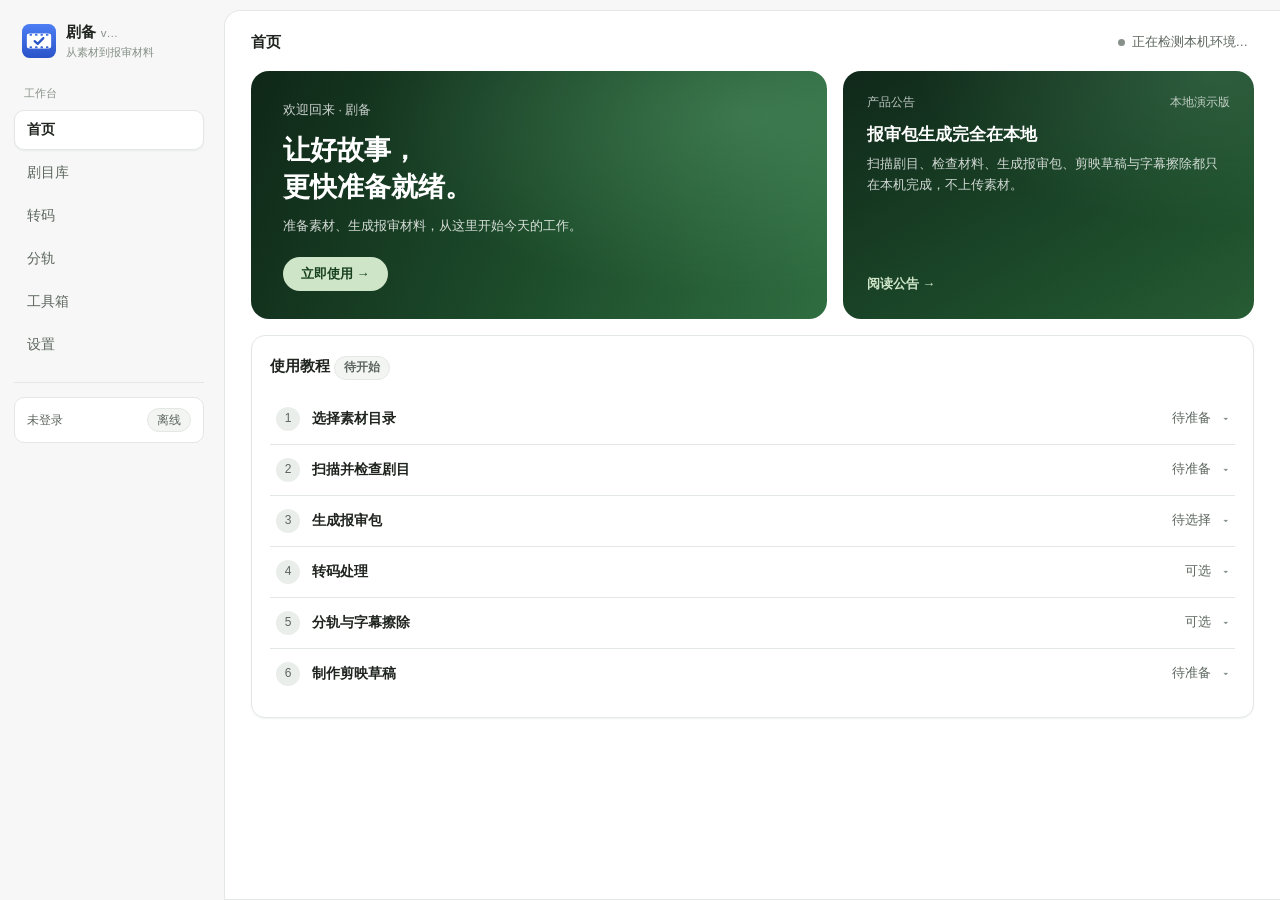
<file: src/index.html>
<!doctype html>
<html lang="zh-CN">
  <head>
    <meta charset="UTF-8" />
    <meta name="viewport" content="width=device-width, initial-scale=1.0" />
    <meta
      http-equiv="Content-Security-Policy"
      content="default-src 'self'; style-src 'self' 'unsafe-inline'; img-src 'self' data:; font-src 'self' data:"
    />
    <title>剧备 DramaDossier</title>
    <link rel="stylesheet" href="./styles.css" />
    <link rel="stylesheet" href="./license.css" />
  </head>
  <body>
    <!-- ============ 登录 / 注册视图（首启与未登录时显示） ============ -->
    <div id="auth-view" class="auth-view hidden">
      <div class="auth-card">
        <div class="auth-brand">
          <img src="./icon.svg" alt="" width="44" height="44" />
          <h1>剧备 <span>DramaDossier</span></h1>
          <p>从素材目录到结构化报审材料包</p>
        </div>

        <!-- 登录卡 -->
        <form id="auth-login-form" class="auth-form">
          <h2>登录</h2>
          <label>邮箱<input id="login-email" type="email" placeholder="you@example.com" autocomplete="email" /></label>
          <label>密码<input id="login-password" type="password" placeholder="••••••••" autocomplete="current-password" /></label>
          <div class="auth-row">
            <button type="button" id="forgot-password" class="link">忘记密码？</button>
          </div>
          <button type="submit" id="login-submit" class="primary wide">登录</button>
          <p class="auth-switch">还没有账号？<button type="button" class="link" id="goto-register">创建账号</button></p>
        </form>

        <!-- 注册卡 -->
        <form id="auth-register-form" class="auth-form hidden">
          <h2>创建账号</h2>
          <label>邮箱<input id="register-email" type="email" placeholder="you@example.com" autocomplete="email" /></label>
          <label>验证码
            <div class="code-row">
              <input id="register-code" type="text" inputmode="numeric" maxlength="6" placeholder="6 位验证码" />
              <button type="button" id="send-code" class="ghost">获取验证码</button>
            </div>
          </label>
          <label>密码<input id="register-password" type="password" placeholder="至少 8 位，含字母和数字" autocomplete="new-password" /></label>
          <p class="hint">密码需至少 8 位，且同时包含字母和数字。</p>
          <button type="submit" id="register-submit" class="success wide">创建账号</button>
          <p class="auth-switch">已有账号？<button type="button" class="link" id="goto-login">直接登录</button></p>
        </form>

        <p class="auth-note">报审包只生成在本地目录，账号仅用于 AI 积分与账单。</p>
      </div>
    </div>

    <!-- ============ 主应用：左侧边栏 + 右侧内容（对照 Grove 布局） ============ -->
    <div class="app hidden">
      <!-- 侧边栏：品牌 + 导航 + 底部账号 -->
      <aside class="sidebar">
        <div class="brand">
          <img src="./icon.svg" alt="" width="34" height="34" />
          <div class="brand-text">
            <h1>剧备 <span>v<span id="side-version">…</span></span></h1>
            <p>从素材到报审材料</p>
          </div>
        </div>

        <nav class="sidenav" id="sidenav">
          <div class="nav-group">工作台</div>
          <button class="nav-item active" data-module="home">首页</button>
          <button class="nav-item" data-module="library">剧目库</button>
          <button class="nav-item" data-module="transcode">转码</button>
          <button class="nav-item" data-module="track">分轨</button>
          <button class="nav-item" data-module="toolbox">工具箱</button>
          <button class="nav-item" data-module="settings">设置</button>
          <div class="sidenav-foot">
            <div class="account-chip">
              <span id="chip-email" class="account-email">未登录</span>
              <span id="chip-badge" class="badge">离线</span>
            </div>
          </div>
        </nav>
      </aside>

      <!-- 内容区：页头（页面标题 + 环境状态） + 横幅/进度 + 模块 -->
      <div class="content">
        <header class="content-topbar">
          <h1 id="page-title">首页</h1>
          <div class="header-status">
            <button
              id="env-chip"
              class="env-chip"
              type="button"
              title="查看本机环境检测结果"
              aria-describedby="env-chip-detail"
            >
              正在检测本机环境…
            </button>
            <span id="env-chip-detail" class="sr-only"></span>
            <span id="current-drama" class="drama-chip hidden"></span>
          </div>
        </header>

        <!-- 运行环境横幅：未就绪时显示（含一键配置入口），就绪后隐藏 -->
        <div id="env-banner" class="env-banner hidden"></div>

        <!-- 全局长任务状态卡：任何页面触发的长任务都显示在这里（标题 + 进度条 + 已用时 + 百分比） -->
        <div id="progress" class="task-card hidden" role="status" aria-live="polite">
          <span class="task-spin" aria-hidden="true"></span>
          <div class="task-main">
            <div class="task-top">
              <strong id="progress-label">正在处理…</strong>
              <span id="progress-meta" class="task-meta"></span>
            </div>
            <div class="task-bar-row">
              <div class="task-track"><span id="progress-fill"></span></div>
              <span id="progress-percent" class="task-percent">—</span>
            </div>
          </div>
        </div>

        <main class="modules">
          <!-- ============ 模块：首页（欢迎横幅 + 公告 + 使用教程） ============ -->
          <section id="module-home" class="module module-home">
            <div class="home-hero-grid">
              <div class="home-hero">
                <p class="hero-hello">欢迎回来 · 剧备</p>
                <h2>让好故事，<br />更快准备就绪。</h2>
                <p class="hero-sub">准备素材、生成报审材料，从这里开始今天的工作。</p>
                <button type="button" class="hero-cta" data-goto="library">立即使用 →</button>
              </div>
              <div class="home-notice">
                <div class="notice-head">
                  <span>产品公告</span>
                  <span class="notice-date">本地演示版</span>
                </div>
                <h3>报审包生成完全在本地</h3>
                <p>扫描剧目、检查材料、生成报审包、剪映草稿与字幕擦除都只在本机完成，不上传素材。</p>
                <button type="button" class="notice-link" data-goto-sub="about">阅读公告 →</button>
              </div>
            </div>

            <!-- 使用教程：六步手风琴，状态由 renderTutorial() 按本机进度刷新 -->
            <section class="panel home-tutorial">
              <section class="panel-header">
                <h3>使用教程 <span id="tutorial-count" class="badge">待开始</span></h3>
              </section>
              <div id="tutorial-list" class="tut-list"></div>
            </section>
          </section>

          <!-- ============ 模块：剧目库 ============ -->
          <section id="module-library" class="module module-library hidden">
            <section class="panel library-panel">
              <section class="panel-header">
                <h2>剧目</h2>
                <span id="drama-count" class="badge">0</span>
              </section>
              <div class="path-row">
                <input id="library-root" type="text" placeholder="选择或输入剧集素材根目录" />
                <button id="browse-root" class="ghost">选择</button>
                <button id="scan" data-long-task class="primary">扫描剧目</button>
              </div>
              <div id="drama-list" class="drama-list">
                <div class="empty">先选择素材根目录，再点击「扫描剧目」。</div>
              </div>
            </section>

            <section class="detail">
              <div id="detail-placeholder" class="empty large">
                <h2>准备就绪</h2>
                <ol id="empty-guide" class="guide"></ol>
              </div>

              <div id="detail-view" class="hidden">
                <section class="detail-head">
                  <div>
                    <h2 id="drama-name"></h2>
                    <p id="drama-path"></p>
                  </div>
                  <button id="analyze" data-long-task class="primary">探测并检查</button>
                </section>

                <div class="grid">
                  <section class="panel">
                    <section class="panel-header">
                      <h3>检查结果</h3>
                      <span id="ready-badge" class="badge">待检查</span>
                    </section>
                    <div id="checklist" class="checklist">
                      <div class="empty">尚未探测分集规格。</div>
                    </div>
                  </section>

                  <section class="panel">
                    <section class="panel-header">
                      <h3>分集</h3>
                      <span id="episode-count" class="badge">0</span>
                    </section>
                    <div class="table-wrap">
                      <table>
                        <thead>
                          <tr>
                            <th>集号</th>
                            <th>文件</th>
                            <th>时长</th>
                            <th>规格</th>
                            <th>状态</th>
                          </tr>
                        </thead>
                        <tbody id="episode-body">
                          <tr>
                            <td colspan="5" class="empty">尚未探测。</td>
                          </tr>
                        </tbody>
                      </table>
                    </div>
                  </section>
                </div>
              </div>
            </section>
          </section>

          <!-- ============ 模块：转码（报审包 + 转码处理 + 挂载发布） ============ -->
          <section id="module-transcode" class="module hidden">
            <div id="transcode-context" class="drama-context empty">尚未选择剧目——请先到「剧目库」扫描并点选一部剧。</div>

            <!-- 运行环境未就绪时整页阻断（Grove 同款横幅样式） -->
            <div id="transcode-gate" class="gate hidden">
              <span class="gate-icon" aria-hidden="true">⬇</span>
              <div class="gate-text">
                <strong>准备运行环境</strong>
                <p>转码需要本地运行环境（ffmpeg / ffprobe），当前未就绪。</p>
              </div>
              <button id="gate-install" class="primary">下载并安装</button>
            </div>

            <div id="transcode-body">
              <!-- 卡 0：剧名 / 简介 / 海报（深度处理时一并生成，这里只留来源开关与剧名微调；
                   独立的「AI 生成」按钮与简介输入框、海报预览已移除——这些不再是单独功能） -->
              <section class="panel">
                <section class="panel-header">
                  <h3>剧名 / 简介 / 海报</h3>
                  <span class="badge">AI 辅助</span>
                </section>
                <p class="hint">
                  三项在「深度处理」时自动生成并一起写入输出目录（剧名 / 简介.txt / 剧目海报 / 过程图 / AI 制作证明）；
                  简介以素材目录里文件名含「简介 / intro / synopsis」的 txt、md 为准；海报在输出目录已有时沿用，
                  文案变了会在结果区提示、由你确认后再按新文案重做（生图会产生费用）。
                  已保存的剧名与简介可用「清除已保存」清掉，下次深度处理按来源顺序重新取值。API 在
                  <button type="button" class="link" data-goto-sub="rules">设置 → 生成设置</button>
                  配置。
                </p>
                <div class="ai-config-rows">
                  <div class="ai-config-row">
                    <span class="ai-config-label">剧名</span>
                    <div class="drama-title-field">
                      <input id="drama-title" type="text" placeholder="AI 生成后自动回填；关闭 AI 时可手动填写" />
                      <button
                        id="drama-materials-clear"
                        type="button"
                        class="ghost"
                        data-long-task
                        title="清除这部剧已保存的剧名与简介；下次深度处理按来源顺序重新取值（AI 开着且已配置时重新生成）"
                      >
                        清除已保存
                      </button>
                    </div>
                    <label class="ai-mode" title="开启 = 没有已保存的剧名时由 AI 生成；关闭 = 使用手动填写（离开输入框即保存）">
                      <input id="ai-title-mode" type="checkbox" data-long-task checked />
                      <span class="ai-mode-track"></span>
                      <span class="ai-mode-text">AI</span>
                    </label>
                  </div>
                  <div class="ai-config-row">
                    <span class="ai-config-label">简介</span>
                    <span class="ai-config-desc">随成片写入输出目录「简介.txt」；素材目录有简介文件（文件名含「简介 / intro / synopsis」的 txt、md）时一律用它，没有时沿用本剧已保存的，再没有才由 AI 生成</span>
                    <label class="ai-mode" title="开启 = 缺简介时 AI 生成；关闭 = 不调用 AI，只用素材目录或已保存的简介">
                      <input id="ai-synopsis-mode" type="checkbox" data-long-task checked />
                      <span class="ai-mode-track"></span>
                      <span class="ai-mode-text">AI</span>
                    </label>
                  </div>
                  <div class="ai-config-row">
                    <span class="ai-config-label">海报</span>
                    <span class="ai-config-desc">随成片写入输出目录；输出目录已有海报就沿用，没有时 AI 开着且已配置生图接口就生成竖版海报，否则复用素材目录的封面</span>
                    <label class="ai-mode" title="开启 = 没有海报时 AI 生图（未配置时复用素材封面）；关闭 = 不调用生图，沿用输出目录已有海报或素材目录的封面">
                      <input id="ai-poster-mode" type="checkbox" data-long-task checked />
                      <span class="ai-mode-track"></span>
                      <span class="ai-mode-text">AI</span>
                    </label>
                  </div>
                </div>
              </section>

              <!-- 卡 1：生成报审包 -->
              <section class="panel">
                <section class="panel-header">
                  <h3>生成报审包</h3>
                  <span class="badge">本地生成</span>
                </section>
                <p class="hint">
                  「本次运行覆盖」只在这一次生效；留空时写到「剧目目录/报审包」。
                </p>
                <div class="form-grid">
                  <label>出品 / 公司<input id="company-name" type="text" placeholder="使用者填写的真实信息" /></label>
                  <label>投资总额（万元）<input id="total-investment" type="number" min="0" step="0.01" /></label>
                  <label>演员成本占比（%）<input id="actor-ratio" type="number" min="0" max="100" step="0.01" /></label>
                  <label>联系方式<input id="contact" type="text" placeholder="仅写入本地报审包" /></label>
                  <label>输出目录（本次覆盖）<input id="output-dir" type="text" placeholder="留空时生成到剧目目录/报审包" /></label>
                </div>
                <div class="option-row">
                  <label><input id="copy-episodes" type="checkbox" /> 复制分集视频进报审包</label>
                  <label><input id="ai-generated" type="checkbox" /> 剧名/简介/封面使用了 AI 辅助生成</label>
                  <label><input id="ai-label-confirmed" type="checkbox" /> 我已确认成片画面按平台要求标注了 AI 生成声明（勾选后才写入权属声明）</label>
                  <label><input id="with-proof" type="checkbox" checked /> 带上 AI 制作证明与过程图</label>
                  <label>覆盖旧包时默认用
                    <select id="overwrite-default">
                      <option value="replaceAll" selected>整体替换（旧包里的其他文件一并换掉）</option>
                      <option value="standardOnly">只替换标准文件（保留我另外放的文件）</option>
                    </select>
                  </label>
                  <button id="browse-output" class="ghost">选择输出目录</button>
                  <button id="generate" data-long-task class="success">生成材料包</button>
                </div>
                <p class="hint">
                  证明与过程图取自深度处理的输出目录：留空时按「设置 → 深度处理输出根目录 / 剧名 / 深度处理」查找，
                  没跑过深度处理就不放这些材料（不阻断生成）。
                </p>
                <div class="form-grid">
                  <label>深度处理输出目录（读取证明与过程图）<input id="proof-source-dir" type="text" placeholder="留空时自动查找" /></label>
                </div>
                <div id="generate-result" class="result hidden"></div>
                <p class="legal">
                  合规说明：剧备只整理使用者提供的真实材料，不伪造签名、印章或时间戳；报审包固定包含内容权属声明模板。
                </p>
              </section>

              <!-- 卡 2：转码处理 → 深度处理（合并「智能微帧 + 分集重组」两步，对照 Grove-Max「深度处理」） -->
              <section class="panel">
                <section class="panel-header">
                  <h3>深度处理</h3>
                  <span class="badge">重组 + 微帧</span>
                </section>
                <!-- 旧双档位卡（智能微帧 / 分集重组）已合并为「深度处理」一步执行，注释保留备查。
                <div class="mode-cards">
                  <button class="mode-card active" id="mode-nudge" data-mode="nudge">
                    <strong>智能微帧</strong>
                    <span>每集裁掉开头 1~3 帧（每次不同），保持原分集结构。</span>
                  </button>
                  <button class="mode-card" id="mode-recut" data-mode="recut">
                    <strong>分集重组</strong>
                    <span>按场景切点把全剧重新分集，可指定目标集数。</span>
                  </button>
                </div>
                -->
                <input id="exec-mode" type="hidden" value="deep" />
                <div class="mode-cards single">
                  <div class="mode-card active deep-card">
                    <strong>深度处理</strong>
                    <span>并行材料线程先提取视频内容并生成剧名 / 简介 / 海报 / 过程图与 AI 制作证明；编码侧同时按场景切点重新分集（重组）并逐集微帧。编码按机器能力自动选路：有硬件编码器（显卡 / Apple 芯片）时 3 路并行，否则 CPU 2 路并行。</span>
                  </div>
                </div>

                <!-- 目标集数与输出目录已移至「设置 → 生成设置 → 转码设置」，页内只读提示。
                <div class="form-grid">
                  <label id="exec-target-wrap" class="hidden">目标集数<input id="exec-target" type="number" min="1" step="1" placeholder="留空保持原集数" /></label>
                  <label>输出目录<input id="exec-output" type="text" placeholder="留空时写到剧目目录/微调输出 或 /重组输出" /></label>
                </div>
                -->
                <p class="hint">
                  输出目录与目标集数统一在
                  <button type="button" class="link" data-goto-sub="rules">设置 → 生成设置 → 转码设置</button>
                  中配置；未配置输出目录时写到剧目目录/深度处理。全程不改动原素材；剧名等 AI 材料缺失时不阻塞，处理完成后可回设置页补生成。自动材料需要先在「设置 → 目录与引擎 → 内容模型」配置 ASR/OCR。
                </p>
                <div class="option-row">
                  <button id="exec-run" data-long-task class="success">开始深度处理</button>
                  <!-- 转码进行中才显示；不带 data-long-task，任务期间必须保持可点 -->
                  <button id="exec-stop" class="danger hidden">停止转码</button>
                </div>
                <p class="hint">点「停止转码」会立刻终止并删除本次输出目录。</p>
                <div id="exec-result" class="result hidden"></div>

                <details class="tool-block" id="tool-transcode-advice">
                  <summary>转码建议与批量规范化</summary>
                  <p class="hint">对照目标规格逐集给出「是否需要转码 + 原因 + ffmpeg 命令」。只产出建议，不会自动转码。</p>
                  <div class="form-grid">
                    <label>目标容器<input id="transcode-container" type="text" value="mp4" /></label>
                    <label>码率上限（Mbps）<input id="transcode-bitrate" type="number" min="0.1" step="0.1" value="8" /></label>
                    <label>最大宽（0 表示不限）<input id="transcode-width" type="number" min="0" step="2" value="1080" /></label>
                    <label>最大高（0 表示不限）<input id="transcode-height" type="number" min="0" step="2" value="1920" /></label>
                  </div>
                  <div class="option-row">
                    <button id="transcode-plan" class="primary">生成转码建议</button>
                  </div>
                  <div id="transcode-result" class="result hidden"></div>
                </details>
              </section>

              <!-- 卡 3：挂载与发布（暂时下架不上展示；整块注释保留，待云端版开放后取消注释即可恢复。
                   注意：恢复时需同时取消 main.js 中 mount 相关的 4 处事件绑定注释） -->
              <!--
              <section class="panel">
                <section class="panel-header">
                  <h3>挂载与发布</h3>
                </section>

                <nav class="steps" id="mount-steps">
                  <button class="step active" data-step="1"><i>1</i>素材</button>
                  <button class="step" data-step="2"><i>2</i>文案</button>
                  <button class="step" data-step="3"><i>3</i>账号</button>
                  <button class="step" data-step="4"><i>4</i>执行</button>
                </nav>

                <section id="mount-step-1" class="mount-step">
                  <p class="hint">挂载以「一部剧」为单位：绑定后会在剧目目录创建（或复用）<code>挂载文案.csv</code>。</p>
                  <div id="mount-drama" class="drama-context empty">尚未选择剧目。</div>
                  <div class="option-row">
                    <button id="mount-bind" class="primary">绑定当前剧目</button>
                  </div>
                  <div id="mount-bind-result" class="result hidden"></div>
                </section>

                <section id="mount-step-2" class="mount-step hidden">
                  <p class="hint">文案按「集号,文案」逐集填写；保存时自动校验必填列、集号与分集匹配。</p>
                  <div class="option-row">
                    <button id="mount-csv-generate" class="primary">生成 / 打开模板</button>
                    <button id="mount-csv-save" class="success" disabled>保存并校验</button>
                    <button id="mount-csv-ai" class="ghost" disabled title="云端版开放后可用">AI 生成文案</button>
                  </div>
                  <label class="csv-label">挂载文案.csv（<span id="mount-csv-path">尚未生成</span>）
                    <textarea id="mount-csv-content" rows="12" spellcheck="false" placeholder="集号,文案&#10;1,…&#10;2,…"></textarea>
                  </label>
                  <div id="mount-csv-result" class="result hidden"></div>
                </section>

                <section id="mount-step-3" class="mount-step hidden">
                  <div class="placeholder-card">
                    <h4>视频号登录待接入</h4>
                    <p class="hint">上传需要登录视频号账号；此能力随云端版开放，届时在此完成扫码 / 授权。</p>
                  </div>
                </section>

                <section id="mount-step-4" class="mount-step hidden">
                  <div id="mount-plan-summary" class="result hidden"></div>
                  <div class="option-row">
                    <button id="mount-plan-save" class="primary">保存挂载计划</button>
                    <button id="mount-upload" class="success" disabled title="云端版开放后可用">开始上传</button>
                  </div>
                  <p class="legal">挂载计划保存在本机（应用数据目录 mount-plan.json）；文案保存在剧目目录，随素材一起管理。</p>
                </section>
              </section>
              -->
            </div>
          </section>

          <!-- ============ 模块：分轨（字幕擦除 + 剪映草稿 + V5 验证） ============ -->
          <section id="module-track" class="module hidden">
            <div id="track-context" class="drama-context empty">尚未选择剧目——请先到「剧目库」扫描并点选一部剧。</div>

            <!-- 卡 1：字幕擦除 -->
            <section class="panel" id="tool-erase">
              <section class="panel-header">
                <h3>字幕擦除</h3>
                <span class="badge">实验功能 · 仅限自有素材</span>
              </section>
              <p class="hint">为草稿准备干净视频：擦除硬字幕与角标，结果按确认流自动校验。</p>
              <div class="form-grid">
                <label>输入视频<input id="erase-input" type="text" placeholder="仅限自有素材" /></label>
                <label>输出视频<input id="erase-output" type="text" placeholder="例如 /path/out.mp4" /></label>
                <label>区域（x,y,w,h）<input id="erase-regions" type="text" placeholder="120,300,400,40；多个用分号分隔" /></label>
                <label>检测后端<select id="erase-detector">
                  <option value="fixed">fixed（按上面的区域）</option>
                  <option value="worker">worker（DBNet 模型检测）</option>
                </select></label>
                <label>修复后端<select id="erase-inpainter">
                  <option value="column">column（本地基线，无需模型）</option>
                  <option value="worker">worker（时序模型）</option>
                </select></label>
              </div>
              <details class="adv">
                <summary>高级参数（膨胀 / 羽化 / worker / 截取）</summary>
                <div class="form-grid">
                  <label>掩码膨胀（px）<input id="erase-dilate" type="number" min="0" max="64" step="1" value="4" /></label>
                  <label>羽化（px）<input id="erase-feather" type="number" min="0" max="64" step="1" value="2" /></label>
                  <label>ROI 外扩比例<input id="erase-context" type="number" min="1" max="8" step="0.1" value="1.6" /></label>
                  <label>起始秒（可选）<input id="erase-start" type="number" min="0" step="0.1" /></label>
                  <label>时长秒（可选）<input id="erase-duration" type="number" min="0.1" step="0.1" /></label>
                  <label>worker 程序<input id="erase-worker-program" type="text" placeholder="如 python3（Windows 填 python）" /></label>
                  <label>worker 参数<input id="erase-worker-args" type="text" placeholder="逗号分隔，如 tools/model_worker/worker.py,--serve" /></label>
                  <label>工具路径<input id="erase-tool-path" type="text" placeholder="留空时从 PATH / 仓库 target 查找" /></label>
                </div>
                <div class="option-row">
                  <label><input id="erase-persistent" type="checkbox" /> 常驻 worker（--persistent-worker）</label>
                </div>
              </details>
              <div class="option-row">
                <button id="browse-erase-input" class="ghost">选择输入视频</button>
                <button id="erase-status" class="ghost">检测工具状态</button>
                <button id="erase-plan" class="primary">预览命令</button>
                <button id="erase-run" data-long-task class="success">执行擦除</button>
              </div>
              <div id="erase-result" class="result hidden"></div>
              <p class="legal">
                只处理自有素材的硬字幕与角标；擦除结果按确认流自动校验（退出码 0 通过 / 3 需人工抽查 / 2 校验失败）。
                本功能不提供 DRM 绕过能力，也不处理他人作品的版权标识。
              </p>
            </section>

            <!-- 卡 2：剪映草稿 -->
            <section class="panel" id="tool-draft">
              <section class="panel-header">
                <h3>剪映草稿</h3>
              </section>
              <p class="hint">导出分集顺序与时长到剪映草稿目录，或把草稿时间线读回来核对。草稿格式随剪映版本变化。</p>
              <div class="form-grid">
                <label>草稿目录（读回时选择）<input id="draft-dir" type="text" placeholder="导出时留空写到剧目目录" /></label>
              </div>
              <div class="option-row">
                <button id="draft-pick" class="ghost">选择草稿目录</button>
                <button id="draft-export" data-long-task class="primary">导出草稿</button>
                <button id="draft-import" data-long-task class="ghost">读回草稿</button>
              </div>
              <div id="draft-result" class="result hidden"></div>
            </section>

            <!-- 卡 3：V5 去重验证 -->
            <section class="panel hidden" id="tool-dedup-demo">
              <section class="panel-header">
                <h3>V5 去重验证</h3>
                <span class="badge">技术验证</span>
              </section>
              <p class="hint">
                对照 Grove Max 逆向文档的两轮编码端到端验证：母版去重 → overlay（AI 角标 / 剧名水印）→ 成片（机型伪装元数据）。
                同一输出目录 + 同参数重跑时，已完成的步骤按 checkpoint 自动跳过（断点续跑）。
                依赖仓库内 cloud 虚拟环境，仅用于技术验证，不是正式去重功能。
              </p>
              <div class="form-grid">
                <label>输入视频<input id="dedup-demo-input" type="text" placeholder="例如 /path/第01集.mp4" /></label>
                <label>输出目录<input id="dedup-demo-output" type="text" placeholder="例如 /tmp/v5demo/第01集" /></label>
                <label>seed（同 seed 配方可复现）<input id="dedup-demo-seed" type="number" step="1" value="42" /></label>
                <label>剧名<input id="dedup-demo-series" type="text" value="示例剧" /></label>
                <label>AI 声明角标（留空则不叠加）<input id="dedup-demo-badge" type="text" placeholder="例如 内容由AI生成，纯属虚构" /></label>
                <label>剧名水印（留空则不叠加）<input id="dedup-demo-watermark" type="text" placeholder="例如 示例剧" /></label>
                <label>音频变调后端<select id="dedup-demo-stretch">
                  <option value="auto">auto（rubberband 优先，atempo 兜底）</option>
                  <option value="atempo">atempo（兼容兜底）</option>
                  <option value="rubberband">rubberband（音质优先）</option>
                </select></label>
              </div>
              <div class="option-row">
                <button id="dedup-demo-pick" class="ghost">选择视频</button>
                <button id="dedup-demo-run" data-long-task class="primary">执行验证</button>
                <button id="dedup-demo-stop" class="danger hidden">停止验证</button>
              </div>
              <div id="dedup-demo-result" class="result hidden"></div>
            </section>
          </section>

          <!-- ============ 模块：工具箱（转码/分轨已拆出） ============ -->
          <section id="module-toolbox" class="module hidden">
            <div id="toolbox-context" class="drama-context empty">尚未选择剧目——请先到「剧目库」扫描并点选一部剧。</div>

            <section class="panel guidance">
              <h3>该用哪个工具？</h3>
              <ol>
                <li><strong>只想先看看要改什么</strong>：用「转码 → 转码建议」，它只出建议，不动文件。</li>
                <li><strong>只是码率不达标</strong>：用「码率修复」，会就地重编码不达标的分集（<em>替换原文件</em>）。</li>
                <li><strong>要改时长、顺序或分集数</strong>：用「转码 → 执行转码」，结果写到新目录。</li>
                <li><strong>文件名不统一</strong>：先做「批量改名」，再跑上面的检查（集号解析依赖文件名）。</li>
              </ol>
            </section>

            <div class="tool-grid">
              <details class="panel tool-card" id="tool-rename">
                <summary>批量改名</summary>
                <p class="hint">
                  按解析出的集号统一为「剧名 - 第NN集」。先预览完整计划，确认后执行；
                  目标名冲突或重复时整体拒绝，不会改到一半。
                </p>
                <div class="option-row">
                  <button id="rename-plan" data-long-task class="primary">预览改名计划</button>
                  <button id="rename-apply" data-long-task class="success" disabled>应用改名</button>
                </div>
                <div id="rename-result" class="result hidden"></div>
              </details>

              <details class="panel tool-card" id="tool-bitrate">
                <summary>码率修复</summary>
                <p class="hint">
                  逐集检测视频轨码率，只重编码超出区间的分集：偏低的修到下限 + 0.5 Mbps，偏高的压到上限；
                  码率与时长都核对通过才经临时文件原子替换原文件，音轨与字幕轨尽量原样保留。
                  只支持 mp4 / m4v / mov 封装，其他格式（mkv、ts 等）列为失败、原文件不动。
                  重编码需要 ffmpeg，耗时与视频长度成正比。
                </p>
                <div class="form-grid">
                  <label>码率下限（Mbps）<input id="bitrate-min" type="number" min="0.1" step="0.1" value="4" /></label>
                  <label>码率上限（Mbps）<input id="bitrate-max" type="number" min="0.2" step="0.1" value="8" /></label>
                </div>
                <div class="option-row">
                  <button id="bitrate-probe" data-long-task class="primary">检测码率</button>
                  <button id="bitrate-fix" data-long-task class="danger" disabled>修复不达标分集</button>
                  <button id="bitrate-stop" class="danger hidden">停止码率修复</button>
                </div>
                <div
                  id="bitrate-confirm"
                  class="confirm hidden"
                  role="alertdialog"
                  aria-modal="true"
                  aria-labelledby="bitrate-confirm-text"
                  aria-live="assertive"
                >
                  <p id="bitrate-confirm-text"></p>
                  <div class="option-row">
                    <button id="bitrate-confirm-yes" data-long-task class="danger">确认：重编码并替换原文件</button>
                    <button id="bitrate-confirm-no" class="ghost">取消</button>
                  </div>
                </div>
                <div id="bitrate-result" class="result hidden"></div>
              </details>

              <details class="panel tool-card" id="tool-diff">
                <summary>报审包差异对比</summary>
                <p class="hint">读两份报审包的 manifest.json，列出新增 / 移除 / 修改的文件（不读取素材内容）。</p>
                <div class="form-grid">
                  <label>改稿前报审包目录<input id="diff-left" type="text" placeholder="含 manifest.json 的目录" /></label>
                  <label>改稿后报审包目录<input id="diff-right" type="text" placeholder="含 manifest.json 的目录" /></label>
                </div>
                <div class="option-row">
                  <button id="diff-left-pick" class="ghost">选择目录</button>
                  <button id="diff-right-pick" class="ghost">选择目录</button>
                  <button id="diff-run" class="primary">对比清单</button>
                </div>
                <div id="diff-result" class="result hidden"></div>
              </details>

              <details class="panel tool-card" id="tool-platform">
                <summary>平台材料要求（示例档案）</summary>
                <p class="hint">内置档案是学习示例，不是任何平台的官方规范；接入真实业务前请替换为平台方最新规范。</p>
                <div class="form-grid">
                  <label>平台档案<select id="platform-select"></select></label>
                </div>
                <div class="option-row">
                  <button id="platform-run" data-long-task class="primary">对照当前剧目</button>
                </div>
                <div id="platform-result" class="result hidden"></div>
              </details>

              <details class="panel tool-card" id="tool-publish-copy">
                <summary>发布素材文案（本地 CSV）</summary>
                <p class="hint">生成并编辑「挂载文案.csv」。此功能只处理本地文案和状态，不连接第三方平台或读取登录会话。</p>
                <div class="form-grid">
                  <label>挂载文案 CSV<input id="publish-copy-path" type="text" placeholder="例如 /tmp/挂载文案.csv" /></label>
                </div>
                <div class="option-row">
                  <button id="publish-copy-generate" class="primary">生成模板</button>
                  <button id="publish-copy-load" class="ghost">读取并校验</button>
                  <button id="publish-copy-preview" class="ghost">生成本地 dry-run 预览</button>
                </div>
                <div id="publish-copy-result" class="result hidden"></div>
                <p class="hint">dry-run 只校验文案和 ready 状态，不连接平台、不模拟上传；预览中的“可提交”不代表已提交。</p>
              </details>
            </div>
          </section>
        </main>
      </div>
    </div>

    <!-- ============ 设置：独立视图（对照竞品：顶部返回 + 内部侧栏分组） ============ -->
    <div id="settings-view" class="settings-view hidden">
      <header class="settings-header">
        <button id="settings-back" class="ghost">← 返回应用</button>
      </header>

      <div class="settings-body">
        <nav class="settings-sidenav">
          <div class="settings-group">个人</div>
          <button class="settings-nav active" data-sub="account">账号</button>
          <button class="settings-nav" data-sub="billing">账单</button>
          <div class="settings-group">成片</div>
          <button class="settings-nav" data-sub="rules">生成设置</button>
          <button class="settings-nav" data-sub="ai">AI 提示</button>
          <div class="settings-group">本机</div>
          <button class="settings-nav" data-sub="env">目录与引擎</button>
          <button class="settings-nav" data-sub="jianying">剪映</button>
          <button class="settings-nav" data-sub="about">软件</button>
        </nav>

        <div class="settings-pages">
          <!-- 子页 1：账号（登录方式卡） -->
          <section id="sub-account" class="settings-page">
            <h2 class="settings-title">账号</h2>
            <section class="panel">
              <section class="panel-header">
                <h3>登录方式</h3>
              </section>
              <div class="account-row">
                <div>
                  <div class="account-label">登录邮箱</div>
                  <div id="account-email" class="account-value">—</div>
                </div>
              </div>
              <div class="account-row">
                <div>
                  <div class="account-label">密码</div>
                  <div class="account-value">••••••••</div>
                </div>
                <button id="open-change-password" class="ghost">修改密码</button>
              </div>
              <form id="password-change-form" class="auth-form hidden">
                <label>原密码<input id="old-password" type="password" autocomplete="current-password" /></label>
                <label>新密码<input id="new-password" type="password" placeholder="至少 8 位，含字母和数字" autocomplete="new-password" /></label>
                <div class="option-row">
                  <button type="submit" id="change-password-submit" class="primary">确认修改</button>
                  <button type="button" id="cancel-change-password" class="ghost">取消</button>
                </div>
              </form>
            </section>
            <section class="panel">
              <section class="panel-header">
                <h3>账号状态</h3>
              </section>
              <p class="hint">本地演示版：账号只保存在本机 <span id="account-path">…</span>，不上传；报审包生成与账号无关。</p>
              <div class="option-row">
                <button id="logout" class="danger">退出登录</button>
              </div>
            </section>
          </section>

          <!-- 子页 2：账单（本地流水） -->
          <section id="sub-billing" class="settings-page hidden">
            <h2 class="settings-title">账单</h2>
            <div class="billing-cards">
              <div class="panel billing-card">
                <div class="account-label">还能生成</div>
                <div class="account-value big">不限制</div>
                <div class="hint">本地演示版不设配额</div>
              </div>
              <div class="panel billing-card">
                <div class="account-label">当前余额</div>
                <div class="account-value big">演示版</div>
                <div class="hint">不计积分</div>
              </div>
              <div class="panel billing-card">
                <div class="account-label">本月已生成</div>
                <div id="billing-month-count" class="account-value big">0</div>
                <div class="hint">次（自然月）</div>
              </div>
            </div>
            <section class="panel">
              <section class="panel-header">
                <h3>生成流水</h3>
                <div class="actions">
                  <button id="ledger-refresh" class="ghost">刷新</button>
                </div>
              </section>
              <div class="table-wrap">
                <table>
                  <thead>
                    <tr>
                      <th>时间</th>
                      <th>剧名</th>
                      <th>集数</th>
                      <th>包大小</th>
                      <th>包路径</th>
                    </tr>
                  </thead>
                  <tbody id="ledger-body">
                    <tr>
                      <td colspan="5" class="empty">暂无生成记录。</td>
                    </tr>
                  </tbody>
                </table>
              </div>
              <p class="settings-note">流水文件：<span id="ledger-path">—</span></p>
            </section>
          </section>

          <!-- 子页 3：生成设置（检查规则与默认路径） -->
          <section id="sub-rules" class="settings-page hidden">
            <h2 class="settings-title">生成设置</h2>
            <section class="panel">
              <section class="panel-header">
                <h3>检查规则</h3>
                <span class="badge">可覆盖默认阈值</span>
                <span id="settings-dirty" class="badge dirty hidden">有改动未保存</span>
              </section>
              <p class="hint">
                这里的值保存后才会生效（探测、生成报审包与工具箱都会读已保存的设置）；
                「生成报审包」和「执行转码」里的输出目录只是本次运行的临时覆盖。
                <br />
                「默认输出目录」是<strong>产物的根目录</strong>：留空时产物写在各自剧目目录内；
                填了则按「该目录 / 剧名 / 产物名」落盘，这样多部剧各占一个子目录、不会互相顶掉。
              </p>
              <div class="form-grid">
                <label>最少集数<input id="rule-min-episodes" type="number" min="1" step="1" /></label>
                <label>单集时长下限（秒）<input id="rule-min-duration" type="number" min="1" step="1" /></label>
                <label>单集时长上限（秒）<input id="rule-max-duration" type="number" min="1" step="1" /></label>
                <label>码率上限（Mbps）<input id="rule-max-bitrate" type="number" min="0.1" step="0.1" /></label>
                <label class="checkbox-label">
                  <input id="rule-prefer-portrait" type="checkbox" /> 横屏分集给出警告
                </label>
              </div>
              <div class="form-grid">
                <label>默认输出目录（产物根目录）<input id="settings-output" type="text" placeholder="留空时写在剧目目录内；填了会写到 该目录/剧名/报审包" /></label>
              </div>

              <!-- 转码设置：深度处理的单集时长区间与输出目录（对照 Grove-Max「转码设置」） -->
              <section class="panel-header">
                <h3>转码设置</h3>
                <span class="badge">深度处理</span>
              </section>
              <p class="hint">「深度处理」按单集时长自动计算集数（每集落在区间内、吸附场景切点），输出目录也在此配置；未配置输出目录时写到剧目目录/深度处理。编码自动适配本机：检测到硬件编码器（NVIDIA 显卡 / Apple 芯片）用 3 路并行，否则 CPU 2 路并行，无需手动配置。</p>
              <div class="form-grid">
                <label>单集最短时长（秒）
                  <input id="recut-min-sec" type="number" min="5" max="3600" step="1" placeholder="留空默认 60" />
                </label>
                <label>单集最长时长（秒）
                  <input id="recut-max-sec" type="number" min="5" max="3600" step="1" placeholder="留空默认 70" />
                </label>
                <label>深度处理输出根目录（每部剧写到 该目录/剧名/深度处理）
                  <span class="path-row form-field-row">
                    <input id="deep-output-dir" type="text" placeholder="留空时写到 剧目目录/深度处理" />
                    <button id="deep-output-pick" type="button" class="ghost">浏览</button>
                  </span>
                </label>
              </div>

              <!-- AI 接口配置：OpenAI 兼容协议（base_url + api_key + model），云端版接入前的折中方案 -->
              <section class="panel-header">
                <h3>AI 接口</h3>
                <span class="badge">OpenAI 兼容</span>
              </section>
              <p class="hint">
                用于「剧名 / 简介 / 海报」与过程图分镜概要的 AI 生成。填写 OpenAI 兼容服务的
                接口地址（如 https://api.xxx.com/v1）、API Key 与模型名；Key 只保存在本机配置文件，不上传。
              </p>
              <div class="form-grid">
                <label>LLM 接口地址（base_url）<input id="llm-base-url" type="text" placeholder="https://api.xxx.com/v1" /></label>
                <label>LLM API Key<input id="llm-api-key" type="password" placeholder="sk-…" autocomplete="off" /></label>
                <label>LLM 模型名<input id="llm-model" type="text" placeholder="如 gpt-4o-mini / deepseek-chat" /></label>
                <label>生图接口地址（base_url）<input id="img-base-url" type="text" placeholder="https://api.xxx.com/v1" /></label>
                <label>生图 API Key<input id="img-api-key" type="password" placeholder="sk-…" autocomplete="off" /></label>
                <label>生图模型名<input id="img-model" type="text" placeholder="如 gpt-image-1 / flux-dev" /></label>
              </div>

              <div class="option-row">
                <button id="save-settings" class="primary">保存设置</button>
                <button id="reset-settings" class="ghost">恢复默认</button>
              </div>
              <p class="settings-note">
                保存时一并记录「目录与引擎」里的 ffprobe 路径、「生成报审包」的输出目录与剪映 / AI 配置；
                设置只写入本机配置文件，不上传；素材根目录会随扫描自动记住。
                <br />
                配置文件：<span id="settings-path">—</span>
              </p>
            </section>
          </section>

          <!-- 子页 4：AI（本地模板编辑，留云端入口） -->
          <section id="sub-ai" class="settings-page hidden">
            <h2 class="settings-title">AI 提示</h2>
            <section class="panel">
              <section class="panel-header">
                <h3>提示词模板</h3>
              </section>
              <p class="hint">当前为本地模板编辑：内容保存在本机设置，供生成材料时参考；云端拉取在后续版本开放。</p>
              <label class="ai-label">
                <textarea id="ai-template" rows="12" spellcheck="false" placeholder="你是短剧报审材料撰写助手…"></textarea>
              </label>
              <div class="option-row">
                <button id="ai-save" class="primary">保存模板</button>
                <button id="ai-cloud-pull" class="ghost" disabled title="云端版开放后可用">从云端拉取</button>
              </div>
            </section>
          </section>

          <!-- 子页 5：目录与引擎 -->
          <section id="sub-env" class="settings-page hidden">
            <h2 class="settings-title">目录与引擎</h2>
            <section class="panel">
              <section class="panel-header">
                <h3>工作目录</h3>
              </section>
              <div class="path-row">
                <input id="env-workdir" type="text" placeholder="剧集素材根目录（与「剧目库」一致）" />
                <button id="env-workdir-pick" class="ghost">浏览</button>
              </div>
              <p class="hint">所有剧目扫描、报审包与挂载文案都基于该目录；修改后回「剧目库」重新扫描。</p>
            </section>
            <section class="panel">
              <section class="panel-header">
                <h3>本地引擎</h3>
                <div class="actions">
                  <button id="runtime-install" class="primary">下载运行环境</button>
                  <button id="runtime-recheck" class="ghost">重新检测</button>
                  <button id="open-log" class="ghost" title="打开 ~/Documents/剧备日志 目录">打开日志</button>
                </div>
              </section>
              <div id="runtime-list" class="runtime-list">
                <div class="empty">尚未检测。</div>
              </div>
              <div id="runtime-error" class="runtime-error hidden"></div>
              <p id="runtime-install-hint" class="settings-note hidden"></p>
              <div class="form-grid">
                <label
                  >ffprobe 路径（高级，留空自动查找）<input
                    id="ffprobe-path"
                    type="text"
                    placeholder="一键配置后自动填写"
                /></label>
              </div>
            </section>
            <section class="panel">
              <section class="panel-header">
                <h3>内容模型</h3>
                <span class="badge">ASR + OCR</span>
              </section>
              <p class="hint">
                深度处理会在编码开始时并行启动材料线程：先用 ASR 提取对白、OCR 识别画面文字，
                再自动生成剧名、简介、海报与过程图。应用不自动下载大模型；
                推荐配置 whisper.cpp（模型文件）与本机 tesseract（需 chi_sim 语言包）。
              </p>
              <div id="model-runtime-list" class="runtime-list"><div class="empty">尚未检测。</div></div>
              <div class="form-grid">
                <label>ASR 引擎
                  <select id="asr-engine">
                    <option value="openai">openai-whisper CLI</option>
                    <option value="whisper_cpp">whisper.cpp CLI</option>
                  </select>
                </label>
                <label>ASR 可执行文件
                  <input id="asr-executable" type="text" placeholder="留空查找 whisper / whisper-cli" />
                </label>
                <label>ASR 模型（openai 模型名或 whisper.cpp 权重路径）
                  <input id="asr-model" type="text" placeholder="small 或 /path/to/ggml-large-v3-turbo.bin" />
                </label>
                <label>OCR 可执行文件
                  <input id="ocr-executable" type="text" placeholder="留空查找 tesseract" />
                </label>
                <label>剧情抽样集数
                  <input id="content-sample-count" type="number" min="1" max="16" step="1" placeholder="默认 4" />
                </label>
                <label class="checkbox-label">
                  <input id="material-pipeline-enabled" type="checkbox" checked /> 深度处理时自动生成材料
                </label>
                <label class="checkbox-label">
                  <input id="dedup-recipe-enabled" type="checkbox" checked /> 深度处理注入去重配方（确定性扰动 + 机型元数据 + 配方存证）
                </label>
                <label class="checkbox-label">
                  <input id="ai-badge-enabled" type="checkbox" checked /> 深度处理烧录 AI 合规角标
                </label>
                <label>AI 角标文案（最多 40 字，留空用默认）
                  <input id="ai-badge-text" type="text" maxlength="40" placeholder="内容由AI生成·纯属虚构·请勿代入现实" />
                </label>
                <label>AI 角标字号（10–24）
                  <input id="ai-badge-font-size" type="number" min="10" max="24" step="1" placeholder="默认 12" />
                </label>
              </div>
            </section>
            <section class="panel">
              <section class="panel-header">
                <h3>运行日志</h3>
                <div class="actions">
                  <button id="log-refresh" class="ghost">刷新</button>
                  <button id="log-copy" class="ghost" title="复制全部已加载日志，便于反馈问题">复制日志</button>
                </div>
              </section>
              <pre id="log-panel" class="log-panel">尚未加载。</pre>
              <p class="hint">展示最近 200 条（完整文件在 ~/Documents/剧备日志/dossier.log）。</p>
            </section>
          </section>

          <!-- 子页 6：剪映（对照竞品「剪映」设置页） -->
          <section id="sub-jianying" class="settings-page hidden">
            <h2 class="settings-title">剪映</h2>
            <section class="panel">
              <section class="panel-header">
                <h3>本机剪映</h3>
                <span id="jianying-status" class="badge">未检测</span>
              </section>
              <div class="form-grid">
                <label>剪映安装目录<input id="jianying-dir" type="text" placeholder="/Applications/JianyingPro.app" /></label>
                <label>当前剪映版本<input id="jianying-version" type="text" placeholder="自动检测" /></label>
                <label>剪映草稿目录<input id="jianying-draft-dir" type="text" placeholder="留空使用剪映默认草稿位置" /></label>
              </div>
              <div class="option-row">
                <button id="jianying-dir-pick" class="ghost">浏览安装目录</button>
                <button id="jianying-detect" class="primary">自动检测</button>
                <button id="jianying-save" class="success">保存到设置</button>
              </div>
              <p class="hint">「自动检测」读取应用包 Info.plist 的版本号；草稿目录应与剪映「全局设置」中的草稿位置保持一致。</p>
            </section>
          </section>

          <!-- 子页 7：软件（关于） -->
          <section id="sub-about" class="settings-page hidden">
            <h2 class="settings-title">软件</h2>
            <section class="panel">
              <section class="panel-header">
                <h3>关于</h3>
              </section>
              <p class="about-line">
                <strong>剧备 DramaDossier</strong> · 版本 <span id="about-version">…</span>
              </p>
              <p class="about-line">
                <button type="button" id="update-check" class="ghost">检查更新</button>
                <span id="update-check-result" class="settings-note"></span>
              </p>
              <p class="about-line">
                本地引擎 <span id="about-engine" class="badge">未检测</span>
              </p>
              <p class="settings-note">
                从素材目录到结构化报审材料包：扫描剧目、检查材料、生成报审包、挂载 / 转码 / 后期工具箱。
                所有数据只保存在本机，不做云端同步。
              </p>
            </section>
          </section>
        </div>
      </div>
    </div>
    <div id="toast" class="toast hidden" role="status" aria-live="polite"></div>

    <!-- 应用升级提示：发现新版本时只提示，不下载。层级高于授权遮罩，授权过期的用户也能升级拿到修复。 -->
    <div id="update-banner" class="update-banner hidden" role="status" aria-live="polite">
      <div class="update-text">
        <strong>发现新版本 v<span id="update-version"></span></strong>
        <span class="update-current">（当前 v<span id="update-current"></span>）</span>
        <p id="update-notes" class="update-notes hidden"></p>
        <p id="update-date" class="update-status"></p>
      </div>
      <div class="update-actions">
        <button type="button" id="update-install" class="primary">立即升级</button>
        <button type="button" id="update-later" class="ghost">稍后</button>
      </div>
    </div>

    <!-- 升级弹窗：用户点「立即升级」后才出现并开始下载。样式复用运行环境安装弹窗。 -->
    <div id="update-overlay" class="install-overlay update-overlay hidden" role="dialog" aria-modal="true">
      <div id="update-modal" class="install-modal">
        <header class="install-modal-head">
          <span id="update-modal-icon" class="install-icon">⬇</span>
          <div class="install-titles">
            <h3 id="update-modal-title">正在升级到新版本</h3>
            <p id="update-modal-subtitle">正在连接下载源。</p>
          </div>
          <button id="update-modal-close" class="install-close hidden" title="关闭" aria-label="关闭">×</button>
        </header>
        <dl class="install-stats">
          <div><dt>新版本</dt><dd id="update-modal-version">—</dd></div>
          <div><dt>安装包大小</dt><dd id="update-modal-total">待计算</dd></div>
          <div><dt>已下载</dt><dd id="update-modal-downloaded">待计算</dd></div>
        </dl>
        <div class="install-track-row">
          <span class="install-track-name">下载进度</span>
          <span id="update-modal-percent">—</span>
        </div>
        <div class="install-track"><div id="update-modal-bar" class="install-bar indeterminate"></div></div>
        <p class="update-modal-note">下载完成后会校验安装包签名，校验通过才会安装；安装时软件会自动关闭并重新打开。</p>
        <p id="update-modal-error" class="install-error hidden"></p>
        <footer class="install-actions">
          <button id="update-modal-retry" class="success hidden">重试</button>
        </footer>
      </div>
    </div>

    <!-- 一键安装运行环境的进度 / 失败弹窗（竞品同款：标题 + 统计 + 进度条，失败时给重新下载） -->
    <div id="install-overlay" class="install-overlay hidden" role="dialog" aria-modal="true">
      <div class="install-modal">
        <header class="install-modal-head">
          <span id="install-icon" class="install-icon">⬇</span>
          <div class="install-titles">
            <h3 id="install-title">正在安装本机引擎</h3>
            <p id="install-subtitle">正在连接下载源。</p>
          </div>
          <button id="install-close" class="install-close hidden" title="关闭" aria-label="关闭">×</button>
        </header>
        <dl class="install-stats">
          <div><dt>需要下载</dt><dd id="install-total">待计算</dd></div>
          <div><dt>已下载</dt><dd id="install-downloaded">待计算</dd></div>
          <div><dt>组件</dt><dd id="install-component">准备中</dd></div>
        </dl>
        <div class="install-track-row">
          <span class="install-track-name">本机引擎</span>
          <span id="install-percent">—</span>
        </div>
        <div class="install-track"><div id="install-bar" class="install-bar indeterminate"></div></div>
        <p id="install-error" class="install-error hidden"></p>
        <footer class="install-actions">
          <button id="install-retry" class="success hidden">重新下载</button>
        </footer>
      </div>
    </div>
    <script src="./license.js"></script>
    <script src="./main.js"></script>
  </body>
</html>
</file>
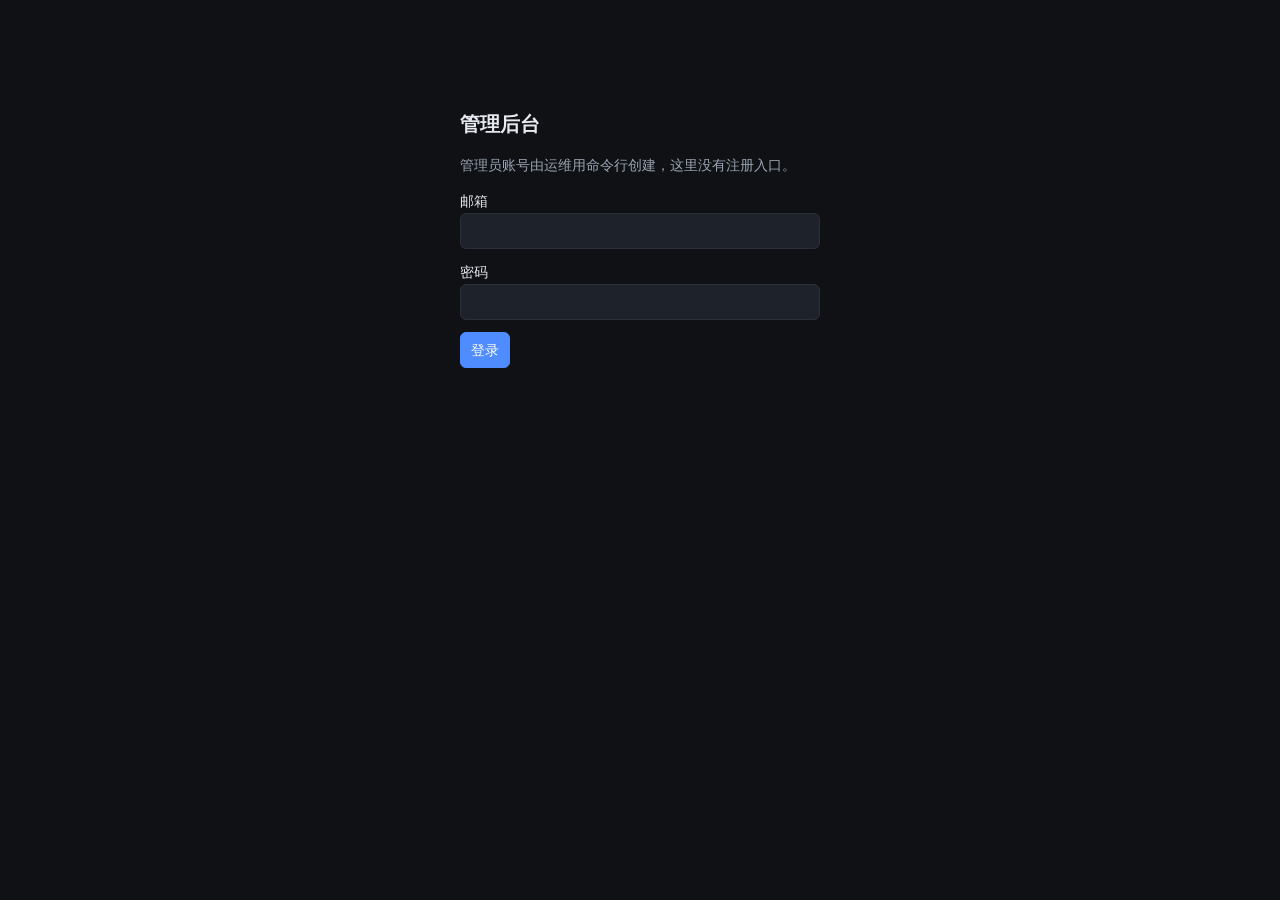
<file: cloud/src/drama_cloud/commerce/web/admin.html>
<!doctype html>
<html lang="zh-CN">
<head>
<meta charset="utf-8" />
<meta name="viewport" content="width=device-width, initial-scale=1" />
<title>剧备 · 管理后台</title>
<style>
  :root {
    --bg: #0f1115; --panel: #171a21; --panel2: #1e222b; --line: #2a2f3a;
    --fg: #e6e9ef; --muted: #9aa4b2; --accent: #4f8cff; --ok: #3ddc97;
    --warn: #ffb454; --err: #ff6b6b;
  }
  * { box-sizing: border-box; }
  body {
    margin: 0; background: var(--bg); color: var(--fg);
    font: 14px/1.6 system-ui, -apple-system, "Noto Sans CJK SC", sans-serif;
  }
  .hidden { display: none !important; }
  input, select, textarea, button {
    font: inherit; color: inherit; background: var(--panel2);
    border: 1px solid var(--line); border-radius: 6px; padding: 6px 10px;
  }
  input:focus, select:focus, textarea:focus { outline: 2px solid var(--accent); }
  button { cursor: pointer; }
  button.primary { background: var(--accent); border-color: var(--accent); color: #fff; }
  button.ghost { background: transparent; }
  button.danger { border-color: var(--err); color: var(--err); background: transparent; }
  button:disabled { opacity: .5; cursor: not-allowed; }
  table { width: 100%; border-collapse: collapse; }
  th, td { text-align: left; padding: 6px 10px; border-bottom: 1px solid var(--line); }
  th { color: var(--muted); font-weight: 500; white-space: nowrap; }
  td { word-break: break-all; }
  .muted { color: var(--muted); }
  .err { color: var(--err); }

  /* 登录页 */
  #login-view { max-width: 360px; margin: 12vh auto; }
  #login-view h1 { font-size: 20px; margin-bottom: 8px; }
  #login-view label { display: block; margin: 12px 0; }
  #login-view input { width: 100%; }

  /* 主界面 */
  #app { display: grid; grid-template-columns: 180px 1fr; min-height: 100vh; }
  aside { border-right: 1px solid var(--line); padding: 16px 10px; }
  aside h1 { font-size: 15px; margin: 0 0 16px 6px; }
  aside button {
    display: block; width: 100%; text-align: left; border: none;
    background: transparent; padding: 8px 10px; border-radius: 6px; margin-bottom: 2px;
  }
  aside button.active { background: var(--panel2); color: var(--accent); }
  main { padding: 20px 24px; }
  main h2 { font-size: 17px; margin: 0 0 4px; }
  .toolbar { display: flex; gap: 8px; align-items: center; margin: 12px 0; flex-wrap: wrap; }
  .card { background: var(--panel); border: 1px solid var(--line); border-radius: 8px; padding: 14px; }
  .pager { display: flex; gap: 8px; align-items: center; margin-top: 12px; }
  .form-row { display: flex; gap: 10px; margin: 10px 0; flex-wrap: wrap; }
  .form-row label { display: flex; flex-direction: column; gap: 4px; }
  .toast {
    position: fixed; right: 20px; bottom: 20px; background: var(--panel2);
    border: 1px solid var(--line); border-left: 3px solid var(--accent);
    padding: 10px 14px; border-radius: 6px; max-width: 420px;
  }
  .toast.err { border-left-color: var(--err); }
</style>
</head>
<body>

<!-- 登录 -->
<section id="login-view">
  <h1>管理后台</h1>
  <p class="muted">管理员账号由运维用命令行创建，这里没有注册入口。</p>
  <form id="login-form" novalidate>
    <label>邮箱<input id="login-email" type="email" autocomplete="username" required /></label>
    <label>密码<input id="login-password" type="password" autocomplete="current-password" required /></label>
    <p id="login-error" class="err hidden" role="alert"></p>
    <button type="submit" class="primary" id="login-submit">登录</button>
  </form>
</section>

<!-- 主界面 -->
<section id="app" class="hidden">
  <aside>
    <h1>剧备 · 后台</h1>
    <button data-view="users" class="active">用户</button>
    <button data-view="batches">卡密批次</button>
    <button data-view="orders">订单</button>
    <button data-view="ledger">积分流水</button>
    <button data-view="devices">设备</button>
    <button data-view="announcements">公告</button>
    <button data-view="flags">开关与版本</button>
    <button data-view="prices">价目与档位</button>
    <button id="logout" style="margin-top:16px;color:var(--muted)">退出登录</button>
  </aside>
  <main>
    <h2 id="view-title">用户</h2>
    <p id="view-hint" class="muted"></p>

    <!-- 通用表格视图（用户/卡密/订单/流水/设备） -->
    <section id="table-view">
      <div class="toolbar">
        <input id="filter" placeholder="按邮箱筛选（可留空）" />
        <button id="reload" class="ghost">刷新</button>
        <span id="total" class="muted"></span>
      </div>
      <div class="card" style="overflow:auto">
        <table>
          <thead id="table-head"></thead>
          <tbody id="table-body"></tbody>
        </table>
      </div>
      <div class="pager">
        <button id="prev" class="ghost">上一页</button>
        <span id="page-info" class="muted"></span>
        <button id="next" class="ghost">下一页</button>
      </div>
    </section>

    <!-- 公告 -->
    <section id="announcement-view" class="hidden">
      <div class="card">
        <strong>新增公告</strong>
        <div class="form-row">
          <label>标题<input id="ann-title" maxlength="120" /></label>
          <label>级别
            <select id="ann-level"><option value="info">普通</option><option value="warn">提醒</option></select>
          </label>
          <label>排序（小在前）<input id="ann-order" type="number" value="100" min="0" max="10000" /></label>
        </div>
        <label style="display:block;margin:10px 0">正文
          <textarea id="ann-body" rows="3" style="width:100%" maxlength="2000"></textarea>
        </label>
        <button id="ann-create" class="primary">发布</button>
        <p id="ann-error" class="err hidden" role="alert"></p>
      </div>
      <div class="card" style="margin-top:12px;overflow:auto">
        <table>
          <thead><tr><th>排序</th><th>级别</th><th>标题</th><th>正文</th><th>状态</th><th>操作</th></tr></thead>
          <tbody id="ann-list"></tbody>
        </table>
      </div>
    </section>

    <!-- 开关与版本策略 -->
    <section id="flag-view" class="hidden">
      <div class="card">
        <strong>功能开关</strong>
        <p class="muted">开关只影响界面入口；服务端仍会校验。藏起来不等于放行。</p>
        <table><thead><tr><th>开关</th><th>状态</th><th>说明</th><th>操作</th></tr></thead>
          <tbody id="flag-list"></tbody></table>
      </div>
      <div class="card" style="margin-top:12px">
        <strong>版本策略</strong>
        <p class="muted">低于「最低支持版本」的客户端会被拦住；「最新版本」只做提示。
          下载地址留空表示暂不提供升级包。</p>
        <div class="form-row">
          <label>最低支持版本<input id="ver-min" placeholder="1.0.0" /></label>
          <label>最新版本<input id="ver-latest" placeholder="1.2.0" /></label>
        </div>
        <label style="display:block;margin:10px 0">下载地址
          <input id="ver-url" style="width:100%" placeholder="https://…/DramaDossier_1.2.0.exe" />
        </label>
        <div class="form-row">
          <label>整文件 sha256<input id="ver-sha" style="width:420px" placeholder="留空表示未上传包" /></label>
        </div>
        <label style="display:block;margin:10px 0">签名（base64url，留空则客户端拒绝安装）
          <input id="ver-sig" style="width:100%" />
        </label>
        <label style="display:block;margin:10px 0">更新说明
          <textarea id="ver-notes" rows="2" style="width:100%" maxlength="2000"></textarea>
        </label>
        <button id="ver-save" class="primary">保存</button>
        <p id="ver-error" class="err hidden" role="alert"></p>
      </div>
    </section>

    <!-- 价目与充值档位 -->
    <section id="price-view" class="hidden">
      <div class="card">
        <strong>积分单价</strong>
        <p class="muted">按集计价。改价只影响之后签发的配方与新下的订单——
          已签发的配方在签发时就把价格写死了，不会因为改价变贵或变便宜。</p>
        <table>
          <thead><tr><th>计价对象</th><th>每集积分</th><th>起扣集数</th><th>操作</th></tr></thead>
          <tbody id="price-list"></tbody>
        </table>
      </div>
      <p id="price-error" class="err hidden" role="alert"></p>

      <div class="card" style="margin-top:12px">
        <strong>充值档位</strong>
        <p class="muted">下架的档位仍列在这里，方便重新上架；历史订单不受影响。
          档位 id 一旦被订单引用就不要再改。</p>
        <table>
          <thead><tr><th>id</th><th>售价（元）</th><th>积分</th><th>排序</th><th>状态</th><th>操作</th></tr></thead>
          <tbody id="tier-list"></tbody>
        </table>
        <div class="form-row" style="margin-top:12px">
          <label>id<input id="tier-id" maxlength="32" placeholder="tier-1000" /></label>
          <label>售价（元）<input id="tier-yuan" type="number" step="0.01" min="0.01" /></label>
          <label>积分<input id="tier-credits" type="number" min="1" /></label>
          <label>排序<input id="tier-order" type="number" value="100" min="0" /></label>
        </div>
        <button id="tier-save" class="primary">新增或修改这一档</button>
        <p id="tier-error" class="err hidden" role="alert"></p>
      </div>

      <div class="card" style="margin-top:12px">
        <strong>邀请奖励</strong>
        <p class="muted">只影响之后发放的奖励；已发的在发放那一刻就写死了数量。
          「每人最多」是同一个邀请人最多能拿到几次奖励（防刷的一道闸）。</p>
        <div class="form-row">
          <label>邀请人得（积分）<input id="invite-inviter" type="number" min="0" max="100000" /></label>
          <label>被邀请人得（积分）<input id="invite-invitee" type="number" min="0" max="100000" /></label>
          <label>每人最多（次）<input id="invite-max" type="number" min="1" max="10000" /></label>
        </div>
        <button id="invite-save" class="primary">保存邀请奖励</button>
        <p id="invite-error" class="err hidden" role="alert"></p>
      </div>
    </section>
  </main>
</section>

<div id="toast" class="toast hidden" role="status"></div>

<script>
"use strict";

// 管理后台前端：原生 JS，无构建链。
// 令牌存 sessionStorage 而不是 localStorage：关掉标签页就失效，
// 管理后台不该在共用电脑上长期留着登录状态。
const TOKEN_KEY = "drama_admin_token";
const API = "/api/v1/admin";

const state = {
  view: "users",
  page: 0,
  pageSize: 50,
  filter: "",
  token: sessionStorage.getItem(TOKEN_KEY) || "",
};

const $ = (selector) => document.querySelector(selector);
const esc = (value) =>
  String(value ?? "").replace(/[&<>'"]/g, (c) =>
    ({ "&": "&amp;", "<": "&lt;", ">": "&gt;", "'": "&#39;", '"': "&quot;" })[c],
  );

let toastTimer = null;
function toast(message, isError = false) {
  const node = $("#toast");
  node.textContent = message;
  node.classList.toggle("err", isError);
  node.classList.remove("hidden");
  clearTimeout(toastTimer);
  toastTimer = setTimeout(() => node.classList.add("hidden"), 4000);
}

async function api(path, options = {}) {
  const response = await fetch(API + path, {
    ...options,
    headers: {
      "Content-Type": "application/json",
      ...(state.token ? { Authorization: `Bearer ${state.token}` } : {}),
      ...(options.headers || {}),
    },
  });
  if (response.status === 401) {
    // 令牌失效：退回登录页，别让人对着空白表格发呆。
    state.token = "";
    sessionStorage.removeItem(TOKEN_KEY);
    showLogin("登录已失效，请重新登录");
    throw new Error("未登录");
  }
  const text = await response.text();
  const body = text ? JSON.parse(text) : null;
  if (!response.ok) {
    const message = (body && (body.message || body.error)) || `请求失败（${response.status}）`;
    throw new Error(message);
  }
  return body;
}

function showLogin(message) {
  $("#app").classList.add("hidden");
  $("#login-view").classList.remove("hidden");
  const error = $("#login-error");
  if (message) {
    error.textContent = message;
    error.classList.remove("hidden");
  } else {
    error.classList.add("hidden");
  }
}

function showApp() {
  $("#login-view").classList.add("hidden");
  $("#app").classList.remove("hidden");
}

// ---------- 登录 ----------

$("#login-form").addEventListener("submit", async (event) => {
  event.preventDefault();
  const button = $("#login-submit");
  button.disabled = true;
  try {
    const response = await fetch(API + "/login", {
      method: "POST",
      headers: { "Content-Type": "application/json" },
      body: JSON.stringify({
        email: $("#login-email").value.trim(),
        password: $("#login-password").value,
      }),
    });
    const body = await response.json();
    if (!response.ok) throw new Error(body.message || "登录失败");
    state.token = body.token;
    sessionStorage.setItem(TOKEN_KEY, body.token);
    $("#login-password").value = "";
    showApp();
    await switchView("users");
  } catch (error) {
    const node = $("#login-error");
    node.textContent = error.message;
    node.classList.remove("hidden");
  } finally {
    button.disabled = false;
  }
});

$("#logout").addEventListener("click", async () => {
  try {
    await api("/logout", { method: "POST" });
  } catch (error) {
    // 令牌已经无效也没关系，本地清掉即可。
  }
  state.token = "";
  sessionStorage.removeItem(TOKEN_KEY);
  showLogin();
});

// ---------- 视图切换 ----------

const VIEWS = {
  users: { title: "用户", hint: "邮箱、余额、使用权到期、在用设备数。邮箱是个人信息，仅管理员可见。" },
  batches: { title: "卡密批次", hint: "每批的总量与已兑换数。数据库里只有卡密摘要，明文只在导出那一刻存在。" },
  orders: { title: "订单", hint: "状态为「待支付」的订单说明用户点了下单但没付款——这是「为什么没到账」最常见的原因。" },
  ledger: { title: "积分流水", hint: "账本只增不改；余额由这些行的 delta 求和算出。" },
  devices: { title: "设备", hint: "只显示机器码前 12 位，够辨认、不泄露完整标识。" },
  announcements: { title: "公告", hint: "桌面端首页轮播读这里。" },
  flags: { title: "开关与版本", hint: "" },
  prices: { title: "价目与档位", hint: "改价只影响之后签发的配方与新下的订单。" },
};

function switchView(name) {
  state.view = name;
  state.page = 0;
  document.querySelectorAll("aside button[data-view]").forEach((button) => {
    button.classList.toggle("active", button.dataset.view === name);
  });
  $("#view-title").textContent = VIEWS[name].title;
  $("#view-hint").textContent = VIEWS[name].hint;
  const isTable = ["users", "batches", "orders", "ledger", "devices"].includes(name);
  $("#table-view").classList.toggle("hidden", !isTable);
  $("#announcement-view").classList.toggle("hidden", name !== "announcements");
  $("#flag-view").classList.toggle("hidden", name !== "flags");
  $("#price-view").classList.toggle("hidden", name !== "prices");
  if (isTable) return loadTable();
  if (name === "announcements") return loadAnnouncements();
  if (name === "flags") return loadFlags();
  if (name === "prices") return loadPrices();
}

document.querySelectorAll("aside button[data-view]").forEach((button) => {
  button.addEventListener("click", () => switchView(button.dataset.view));
});

// ---------- 通用表格 ----------

const COLUMNS = {
  users: [
    ["邮箱", (row) => row.email],
    ["余额", (row) => row.balance],
    ["使用权", (row) => (row.entitlement ? `${row.entitlement}${row.expiresAt ? " · " + row.expiresAt.slice(0, 10) : ""}` : "无")],
    ["设备", (row) => row.deviceCount],
    ["注册时间", (row) => row.createdAt.slice(0, 19).replace("T", " ")],
  ],
  batches: [
    ["名称", (row) => row.name],
    ["类型", (row) => (row.kind === "lifetime" ? "永久" : `${row.days} 天`)],
    ["总量", (row) => row.total],
    ["已兑换", (row) => row.redeemed],
    ["未兑换", (row) => row.remaining],
    ["状态", (row) => (row.revoked ? "已作废" : "有效")],
    ["创建", (row) => row.createdAt.slice(0, 10)],
  ],
  orders: [
    ["订单号", (row) => row.outTradeNo],
    ["邮箱", (row) => row.email],
    ["金额", (row) => (row.amountFen / 100).toFixed(2) + " 元"],
    ["积分", (row) => row.credits],
    ["渠道", (row) => row.channel],
    ["状态", (row) => row.status],
    ["创建", (row) => row.createdAt.slice(0, 19).replace("T", " ")],
  ],
  ledger: [
    ["邮箱", (row) => row.email],
    ["变动", (row) => row.delta],
    ["类型", (row) => row.kind],
    ["引用", (row) => row.ref || ""],
    ["状态", (row) => row.settledState || ""],
    ["备注", (row) => row.memo || ""],
    ["时间", (row) => row.createdAt.slice(0, 19).replace("T", " ")],
  ],
  devices: [
    ["邮箱", (row) => row.email],
    ["名称", (row) => row.name],
    ["平台", (row) => row.platform],
    ["机器码前 12 位", (row) => row.deviceIdPrefix],
    ["版本", (row) => row.appVersion],
    ["绑定", (row) => row.boundAt.slice(0, 10)],
    ["状态", (row) => (row.unboundAt ? `已解绑（${row.unbindReason}）` : "在用")],
  ],
};

const ENDPOINTS = {
  users: "/users",
  batches: "/card-batches",
  orders: "/orders",
  ledger: "/ledger",
  devices: "/devices",
};

async function loadTable() {
  const view = state.view;
  const columns = COLUMNS[view];
  $("#table-head").innerHTML = `<tr>${columns.map(([title]) => `<th>${esc(title)}</th>`).join("")}</tr>`;
  const params = new URLSearchParams({
    limit: String(state.pageSize),
    offset: String(state.page * state.pageSize),
  });
  // 用户/卡密/订单不吃 email 参数；流水与设备支持按邮箱筛。
  if (state.filter && ["ledger", "devices"].includes(view)) params.set("email", state.filter);
  if (state.filter && view === "users") params.set("keyword", state.filter);
  try {
    const body = await api(`${ENDPOINTS[view]}?${params}`);
    const items = body.items || [];
    $("#total").textContent = body.total != null ? `共 ${body.total} 个用户` : "";
    $("#table-body").innerHTML = items.length
      ? items
          .map(
            (row) =>
              `<tr>${columns
                .map(([, read]) => `<td>${esc(read(row))}</td>`)
                .join("")}</tr>`,
          )
          .join("")
      : `<tr><td colspan="${columns.length}" class="muted">没有数据。</td></tr>`;
    $("#page-info").textContent = `第 ${state.page + 1} 页`;
    $("#prev").disabled = state.page === 0;
    $("#next").disabled = items.length < state.pageSize;
  } catch (error) {
    if (error.message !== "未登录") toast(error.message, true);
  }
}

$("#reload").addEventListener("click", () => loadTable());
$("#filter").addEventListener("change", (event) => {
  state.filter = event.target.value.trim();
  state.page = 0;
  loadTable();
});
$("#prev").addEventListener("click", () => {
  if (state.page > 0) {
    state.page -= 1;
    loadTable();
  }
});
$("#next").addEventListener("click", () => {
  state.page += 1;
  loadTable();
});

// ---------- 公告 ----------

async function loadAnnouncements() {
  try {
    const body = await api("/announcements");
    $("#ann-list").innerHTML = body.items.length
      ? body.items
          .map(
            (row) => `<tr>
              <td>${esc(row.sortOrder)}</td>
              <td>${row.level === "warn" ? "提醒" : "普通"}</td>
              <td>${esc(row.title)}</td>
              <td>${esc(row.body.slice(0, 60))}${row.body.length > 60 ? "…" : ""}</td>
              <td>${row.active ? "显示中" : "已停用"}</td>
              <td>
                <button class="ghost" data-toggle="${esc(row.id)}" data-active="${row.active}">
                  ${row.active ? "停用" : "启用"}
                </button>
                <button class="danger" data-delete="${esc(row.id)}">删除</button>
              </td>
            </tr>`,
          )
          .join("")
      : `<tr><td colspan="6" class="muted">还没有公告。</td></tr>`;
    document.querySelectorAll("[data-toggle]").forEach((button) => {
      button.addEventListener("click", () => toggleAnnouncement(button.dataset.toggle));
    });
    document.querySelectorAll("[data-delete]").forEach((button) => {
      button.addEventListener("click", () => deleteAnnouncement(button.dataset.delete));
    });
  } catch (error) {
    if (error.message !== "未登录") toast(error.message, true);
  }
}

$("#ann-create").addEventListener("click", async () => {
  const error = $("#ann-error");
  error.classList.add("hidden");
  try {
    await api("/announcements", {
      method: "POST",
      body: JSON.stringify({
        title: $("#ann-title").value.trim(),
        body: $("#ann-body").value.trim(),
        level: $("#ann-level").value,
        sort_order: Number($("#ann-order").value) || 100,
        active: true,
      }),
    });
    $("#ann-title").value = "";
    $("#ann-body").value = "";
    toast("公告已发布");
    await loadAnnouncements();
  } catch (exception) {
    error.textContent = exception.message;
    error.classList.remove("hidden");
  }
});

async function toggleAnnouncement(id) {
  try {
    // 先把当前状态读出来再取反：后台没有「只改一个字段」的接口，
    // 为了不让「停用」把正文清空，这里读完整行再整体提交。
    const listing = await api("/announcements");
    const row = listing.items.find((item) => item.id === id);
    if (!row) throw new Error("公告已不存在");
    await api(`/announcements/${id}`, {
      method: "PATCH",
      body: JSON.stringify({
        title: row.title,
        body: row.body,
        level: row.level,
        sort_order: row.sortOrder,
        active: !row.active,
      }),
    });
    await loadAnnouncements();
  } catch (error) {
    toast(error.message, true);
  }
}

async function deleteAnnouncement(id) {
  if (!confirm("确定删除这条公告？")) return;
  try {
    await api(`/announcements/${id}`, { method: "DELETE" });
    toast("已删除");
    await loadAnnouncements();
  } catch (error) {
    toast(error.message, true);
  }
}

// ---------- 开关与版本策略 ----------

const FLAG_LABELS = {
  signup: "注册",
  recharge: "充值",
  server_processing: "服务端处理",
  version_task: "本机处理版本",
};

async function loadFlags() {
  try {
    const [flags, policy] = await Promise.all([api("/flags"), api("/version-policy")]);
    $("#flag-list").innerHTML = flags.items
      .map(
        (row) => `<tr>
          <td>${esc(FLAG_LABELS[row.key] || row.key)}</td>
          <td>${row.enabled ? "开" : "关"}</td>
          <td class="muted">${esc(row.note)}</td>
          <td><button class="ghost" data-flag="${esc(row.key)}" data-enabled="${row.enabled}">
            ${row.enabled ? "关掉" : "打开"}</button></td>
        </tr>`,
      )
      .join("");
    document.querySelectorAll("[data-flag]").forEach((button) => {
      button.addEventListener("click", () => setFlag(button.dataset.flag, button.dataset.enabled === "true"));
    });
    $("#ver-min").value = policy.minSupported;
    $("#ver-latest").value = policy.latest;
    $("#ver-url").value = policy.downloadUrl;
    $("#ver-sha").value = policy.downloadSha256;
    $("#ver-sig").value = policy.downloadSig;
    $("#ver-notes").value = policy.notes;
  } catch (error) {
    if (error.message !== "未登录") toast(error.message, true);
  }
}

async function setFlag(key, enabled) {
  try {
    await api(`/flags/${key}`, {
      method: "PUT",
      body: JSON.stringify({ enabled: !enabled, note: "" }),
    });
    toast("开关已保存");
    await loadFlags();
  } catch (error) {
    toast(error.message, true);
  }
}

$("#ver-save").addEventListener("click", async () => {
  const error = $("#ver-error");
  error.classList.add("hidden");
  try {
    await api("/version-policy", {
      method: "PUT",
      body: JSON.stringify({
        min_supported: $("#ver-min").value.trim(),
        latest: $("#ver-latest").value.trim(),
        download_url: $("#ver-url").value.trim(),
        download_sha256: $("#ver-sha").value.trim(),
        download_sig: $("#ver-sig").value.trim(),
        notes: $("#ver-notes").value.trim(),
      }),
    });
    toast("版本策略已保存");
  } catch (exception) {
    error.textContent = exception.message;
    error.classList.remove("hidden");
  }
});

// ---------- 价目与档位 ----------

const SUBJECT_LABELS = {
  version: "本机处理版本",
  package: "报审包",
  server_version: "服务端处理",
};

async function loadPrices() {
  try {
    const [prices, tiers, invite] = await Promise.all([
      api("/prices"),
      api("/recharge-tiers"),
      api("/invite-settings"),
    ]);
    $("#price-list").innerHTML = prices.items
      .map(
        (row) => `<tr>
          <td>${esc(SUBJECT_LABELS[row.subject] || row.subject)}</td>
          <td><input data-price-credits="${esc(row.subject)}" type="number" min="1"
                     value="${row.creditsPerUnit}" style="width:100px" /></td>
          <td><input data-price-min="${esc(row.subject)}" type="number" min="1"
                     value="${row.minUnits}" style="width:90px" /></td>
          <td><button class="ghost" data-save-price="${esc(row.subject)}">保存</button></td>
        </tr>`,
      )
      .join("");
    document.querySelectorAll("[data-save-price]").forEach((button) => {
      button.addEventListener("click", () => savePrice(button.dataset.savePrice));
    });

    $("#tier-list").innerHTML = tiers.items
      .map(
        (row) => `<tr>
          <td>${esc(row.id)}</td>
          <td>${(row.amountFen / 100).toFixed(2)}</td>
          <td>${row.credits}</td>
          <td>${row.sortOrder}</td>
          <td>${row.active ? "在售" : "已下架"}</td>
          <td>
            <button class="ghost" data-toggle-tier="${esc(row.id)}"
                    data-tier-active="${row.active}"
                    data-tier-fen="${row.amountFen}"
                    data-tier-credits="${row.credits}"
                    data-tier-order="${row.sortOrder}">
              ${row.active ? "下架" : "上架"}
            </button>
          </td>
        </tr>`,
      )
      .join("");
    document.querySelectorAll("[data-toggle-tier]").forEach((button) => {
      button.addEventListener("click", () =>
        toggleTier(
          button.dataset.toggleTier,
          button.dataset.tierActive === "true",
          Number(button.dataset.tierFen),
          Number(button.dataset.tierCredits),
          Number(button.dataset.tierOrder),
        ),
      );
    });

    $("#invite-inviter").value = invite.inviterCredits;
    $("#invite-invitee").value = invite.inviteeCredits;
    $("#invite-max").value = invite.maxRewards;
  } catch (error) {
    if (error.message !== "未登录") toast(error.message, true);
  }
}

async function savePrice(subject) {
  const error = $("#price-error");
  error.classList.add("hidden");
  const credits = Number(document.querySelector(`[data-price-credits="${subject}"]`).value);
  const minUnits = Number(document.querySelector(`[data-price-min="${subject}"]`).value);
  try {
    await api(`/prices/${subject}`, {
      method: "PUT",
      body: JSON.stringify({ credits_per_unit: credits, min_units: minUnits }),
    });
    toast("价目已保存（只影响之后签发的配方与新订单）");
    await loadPrices();
  } catch (exception) {
    error.textContent = exception.message;
    error.classList.remove("hidden");
  }
}

async function toggleTier(id, active, fen, credits, order) {
  try {
    await api(`/recharge-tiers/${id}`, {
      method: "PUT",
      body: JSON.stringify({
        amount_fen: fen,
        credits,
        sort_order: order,
        // 取反：在售的改成下架，下架的重新上架。
        active: !active,
      }),
    });
    toast(active ? "已下架（历史订单不受影响）" : "已重新上架");
    await loadPrices();
  } catch (error) {
    toast(error.message, true);
  }
}

$("#tier-save").addEventListener("click", async () => {
  const error = $("#tier-error");
  error.classList.add("hidden");
  const tierId = $("#tier-id").value.trim();
  if (!tierId) {
    error.textContent = "请填档位 id（例如 tier-100）";
    error.classList.remove("hidden");
    return;
  }
  const yuan = Number($("#tier-yuan").value);
  try {
    if (!Number.isFinite(yuan) || yuan <= 0) throw new Error("售价要大于 0");
    // id 会拼进地址，必须编码：留着 / ? # 这类字符会拼出别的接口或截断。
    await api(`/recharge-tiers/${encodeURIComponent(tierId)}`, {
      method: "PUT",
      body: JSON.stringify({
        // 界面按「元」输入，接口按「分」收：钱只用整数存。
        amount_fen: Math.round(yuan * 100),
        credits: Number($("#tier-credits").value),
        sort_order: Number($("#tier-order").value) || 100,
        active: true,
      }),
    });
    toast("档位已保存");
    $("#tier-id").value = "";
    await loadPrices();
  } catch (exception) {
    error.textContent = exception.message;
    error.classList.remove("hidden");
  }
});

$("#invite-save").addEventListener("click", async () => {
  const error = $("#invite-error");
  error.classList.add("hidden");
  const inviter = Number($("#invite-inviter").value);
  const invitee = Number($("#invite-invitee").value);
  const maxRewards = Number($("#invite-max").value);
  try {
    await api("/invite-settings", {
      method: "PUT",
      body: JSON.stringify({
        inviter_credits: inviter,
        invitee_credits: invitee,
        max_rewards: maxRewards,
      }),
    });
    toast("邀请奖励已保存（只影响之后发放的奖励）");
  } catch (exception) {
    error.textContent = exception.message;
    error.classList.remove("hidden");
  }
});

// ---------- 启动 ----------

(async () => {
  if (!state.token) return showLogin();
  try {
    await api("/me");
    showApp();
    await switchView("users");
  } catch (error) {
    // api() 在 401 时已经切回登录页。
  }
})();
</script>
</body>
</html>
</file>
<file: src/styles.css>
:root {
  color-scheme: light;

  /* 画布与层级：浅灰绿画布 + 白卡片（对照 Grove 官方客户端的浅色主题）。
     侧边栏与内容区同底色，卡片用白面 + 细边 + 极浅投影分层。 */
  --canvas: #f6f7f6;
  --canvas-top: #f6f7f6;
  --surface: #ffffff;
  --surface-2: #f3f5f3;
  --surface-3: #eaeeea;
  --line: #e4e8e4;
  --line-strong: #d2d9d2;

  /* 文字三级：正文 / 次要 / 极弱（极弱只用在装饰性说明，仍需 ≥ 3:1） */
  --text: #1f241f;
  --muted: #5c665e;
  --faint: #879189;

  /* 品牌深绿：全 app 唯一的强调色，负责「可交互」与「已选中」（Grove 主色系） */
  --accent: #1d4d2b;
  --accent-text: #1d4d2b;
  --accent-soft: #edf3ee;
  --accent-fill: #1d4d2b;
  --accent-fill-hover: #163d22;
  --accent-line: rgba(29, 77, 43, 0.32);
  --accent-tint: rgba(29, 77, 43, 0.07);

  /* 语义色：文字用深色调保证白底可读；填充用中深色配白字 */
  --ok-text: #1a6b40;
  --ok-soft: #ecf6f0;
  --ok-line: rgba(26, 107, 64, 0.3);
  --ok-fill: #1d7a48;
  --ok-fill-hover: #16603a;

  --warn-text: #8f6410;
  --warn-soft: #faf3e1;
  --warn-line: rgba(143, 100, 16, 0.3);

  --err-text: #ab3a4b;
  --err-soft: #fceef1;
  --err-line: rgba(171, 58, 75, 0.32);
  --err-fill: #c03a4b;
  --err-fill-hover: #a53245;

  /* 兼容既有写法：这些名字仍被大量规则引用 */
  --bg: var(--canvas);
  --panel: var(--surface);
  --panel-strong: var(--surface-2);
  --border: var(--line);
  --primary: var(--accent);
  --success: var(--ok-text);
  --danger: var(--err-text);
  --warn: var(--warn-text);

  /* 圆角 / 焦点环 / 阴影：统一取值 */
  --r-sm: 8px;
  --r-md: 10px;
  --r-lg: 14px;
  --r-xl: 18px;
  --r-pill: 999px;
  --ring: 0 0 0 3px rgba(29, 77, 43, 0.22);
  --edge: inset 0 1px 0 rgba(255, 255, 255, 0.7);
  --shadow-1: 0 1px 2px rgba(24, 44, 30, 0.06);
  --shadow-2: 0 6px 20px rgba(24, 44, 30, 0.07);
  --shadow-3: 0 20px 48px rgba(24, 44, 30, 0.14);
}

* {
  box-sizing: border-box;
}

html,
body {
  height: 100%;
  margin: 0;
  background-color: var(--canvas);
  color: var(--text);
  /* 拉丁字形走系统 UI 字体，中文再退回中文字体：混排时数字与英文更利落 */
  font-family:
    -apple-system, BlinkMacSystemFont, "Segoe UI", "PingFang SC", "Microsoft YaHei",
    "Noto Sans CJK SC", "Source Han Sans SC", sans-serif;
  font-size: 13px;
  line-height: 1.55;
  -webkit-font-smoothing: antialiased;
  -moz-osx-font-smoothing: grayscale;
}

::selection {
  background: rgba(29, 77, 43, 0.18);
}

/* 浅色界面用细浅轨滚动条 */
* {
  scrollbar-width: thin;
  scrollbar-color: var(--line-strong) transparent;
}

::-webkit-scrollbar {
  width: 10px;
  height: 10px;
}

::-webkit-scrollbar-track {
  background: transparent;
}

::-webkit-scrollbar-thumb {
  background: var(--line-strong);
  background-clip: content-box;
  border: 3px solid transparent;
  border-radius: var(--r-pill);
}

::-webkit-scrollbar-thumb:hover {
  background: #b9c2b9;
  background-clip: content-box;
}

/* ============ 主应用骨架：侧边栏 + 内容区 ============ */

.app {
  min-height: 100vh;
  display: flex;
  align-items: stretch;
}

/* 侧边栏：与画布同色，导航项激活时用白面胶囊浮起（Grove 样式） */
.sidebar {
  flex: none;
  width: 218px;
  display: flex;
  flex-direction: column;
  padding: 18px 14px 14px;
}

.brand {
  display: flex;
  align-items: center;
  gap: 10px;
  padding: 2px 8px 14px;
}

.brand h1 {
  margin: 0;
  font-size: 15px;
  font-weight: 700;
  letter-spacing: 0.01em;
}

.brand h1 span {
  color: var(--faint);
  font-weight: 500;
  font-size: 11.5px;
}

.brand p,
.detail-head p,
.empty {
  margin: 0;
  color: var(--muted);
  font-size: 13px;
}

.brand-text p {
  margin: 1px 0 0;
  color: var(--faint);
  font-size: 11px;
}

.sidenav {
  flex: 1;
  display: flex;
  flex-direction: column;
  gap: 3px;
}

.nav-group {
  margin: 10px 10px 5px;
  color: var(--faint);
  font-size: 11px;
  letter-spacing: 0.02em;
}

.nav-item {
  text-align: left;
  padding: 10px 12px;
  font-size: 14px;
  background: transparent;
  border: 1px solid transparent;
  border-radius: var(--r-md);
  color: var(--muted);
  font-weight: 500;
}

.nav-item:hover {
  background: var(--surface);
  color: var(--text);
}

.nav-item.active {
  background: var(--surface);
  border-color: var(--line);
  color: var(--text);
  font-weight: 600;
  box-shadow: var(--shadow-1);
}

/* 内容区：白面板浮在画布上，左上角圆角（Grove 内容容器样式） */
.content {
  flex: 1;
  min-width: 0;
  display: flex;
  flex-direction: column;
  background: var(--surface);
  border: 1px solid var(--line);
  border-right: 0;
  border-radius: 16px 0 0 0;
  margin: 10px 0 0 6px;
  min-height: calc(100vh - 10px);
}

.content-topbar {
  display: flex;
  align-items: center;
  justify-content: space-between;
  gap: 16px;
  padding: 16px 26px 0;
}

.content-topbar h1 {
  margin: 0;
  font-size: 15px;
  font-weight: 600;
}

.modules {
  flex: 1;
  min-width: 0;
  padding: 14px 26px 34px;
}

/* ============ 表单基础 ============ */

.path-row {
  display: flex;
  flex-wrap: wrap;
  width: 100%;
  min-width: 0;
  gap: 8px;
}

.path-row input {
  flex: 1 1 150px;
  min-width: 0;
}

.path-row button {
  flex: 0 0 auto;
}

input,
button,
select {
  min-height: 36px;
  border-radius: var(--r-md);
  border: 1px solid var(--line-strong);
  background: var(--surface);
  color: var(--text);
  font-size: 13px;
  font-family: inherit;
}

input {
  flex: 1;
  padding: 0 11px;
  outline: none;
}

input::placeholder,
textarea::placeholder {
  color: var(--faint);
}

button {
  padding: 0 15px;
  cursor: pointer;
  transition:
    background-color 0.16s ease,
    border-color 0.16s ease,
    transform 0.16s ease;
}

button:disabled {
  opacity: 0.45;
  cursor: not-allowed;
  transform: none;
}

/* 键盘焦点：按钮/导航/步骤条键盘走到时要有反馈 */
:focus-visible {
  outline: 2px solid var(--accent-fill);
  outline-offset: 2px;
}

input:focus-visible,
textarea:focus-visible,
select:focus-visible {
  outline: none;
  border-color: var(--accent-fill);
  box-shadow: var(--ring);
}

/* 主按钮：白字压深绿填充（Grove 主操作色） */
.primary {
  border-color: transparent;
  background: var(--accent-fill);
  color: #fff;
  font-weight: 600;
  box-shadow: var(--edge);
}

.primary:hover:not(:disabled) {
  background: var(--accent-fill-hover);
}

/* 成功按钮：稍亮的绿色，用于「产出结果」类动作 */
.success {
  border-color: transparent;
  background: var(--ok-fill);
  color: #fff;
  font-weight: 600;
  box-shadow: var(--edge);
}

.success:hover:not(:disabled) {
  background: var(--ok-fill-hover);
}

.danger {
  border-color: transparent;
  background: var(--err-fill);
  color: #fff;
  font-weight: 600;
  box-shadow: var(--edge);
}

.danger:hover:not(:disabled) {
  background: var(--err-fill-hover);
  transform: translateY(-1px);
}

.ghost {
  background: var(--surface);
  border-color: var(--line-strong);
}

.ghost:hover:not(:disabled) {
  background: var(--surface-2);
  border-color: var(--faint);
  transform: translateY(-1px);
}

/* ============ 页头状态与横幅 ============ */

.header-status {
  display: flex;
  align-items: center;
  gap: 12px;
  flex-wrap: wrap;
}

/* 环境状态：圆点 + 文案（Grove 页头「待安装运行环境」样式） */
.env-chip {
  display: inline-flex;
  align-items: center;
  gap: 7px;
  min-height: 30px;
  border: 0;
  border-radius: var(--r-pill);
  padding: 0 6px;
  font-size: 12.5px;
  font-weight: 500;
  background: transparent;
  color: var(--muted);
}

.env-chip::before {
  content: "";
  flex: none;
  width: 7px;
  height: 7px;
  border-radius: 50%;
  background: var(--faint);
}

.env-chip.ok {
  color: var(--ok-text);
}

.env-chip.ok::before {
  background: var(--ok-fill);
}

.env-chip.warn {
  color: var(--warn-text);
}

.env-chip.warn::before {
  background: #d99a2b;
}

.env-chip.error {
  color: var(--err-text);
}

.env-chip.error::before {
  background: var(--err-fill);
}

/* 「当前剧目」是上下文：白面胶囊 + 品牌细边 */
.drama-chip {
  display: inline-flex;
  align-items: center;
  min-height: 30px;
  padding: 0 12px;
  border-radius: var(--r-pill);
  border: 1px solid var(--accent-line);
  background: var(--accent-soft);
  color: var(--text);
  font-size: 12.5px;
  max-width: 34vw;
  overflow: hidden;
  text-overflow: ellipsis;
  white-space: nowrap;
}

.drama-context {
  margin-bottom: 14px;
  padding: 11px 14px;
  border-radius: var(--r-md);
  font-size: 13px;
  background: var(--surface-2);
  border: 1px solid var(--line);
}

.drama-context.empty {
  color: var(--muted);
}

/* 全局横幅：位于页头与工作区之间 */
.env-banner {
  margin: 12px 26px 0;
  padding: 11px 14px;
  border-radius: var(--r-md);
  font-size: 13px;
  line-height: 1.6;
  border: 1px solid var(--line);
}

.env-banner button {
  margin-left: 10px;
}

.env-banner.ok {
  background: var(--ok-soft);
  border-color: var(--ok-line);
  color: var(--ok-text);
}

.env-banner.warn {
  background: var(--warn-soft);
  border-color: var(--warn-line);
  color: var(--warn-text);
}

.env-banner.error {
  background: var(--err-soft);
  border-color: var(--err-line);
  color: var(--err-text);
}

/* ============ 全局长任务状态卡（进度提示） ============ */

/* 位置固定在页头下方：任何页面触发的长任务都能看到，卡片化避免"一行裸字" */
.task-card {
  display: flex;
  align-items: center;
  gap: 14px;
  margin: 12px 26px 0;
  padding: 13px 18px;
  border: 1px solid var(--line);
  border-radius: var(--r-lg);
  background: var(--surface);
  box-shadow: var(--shadow-2);
}

/* 左侧旋转指示：绿色圆环 */
.task-spin {
  flex: none;
  width: 18px;
  height: 18px;
  border-radius: 50%;
  border: 2.5px solid var(--accent-soft);
  border-top-color: var(--accent-fill);
  animation: task-rotate 0.9s linear infinite;
}

@keyframes task-rotate {
  to {
    transform: rotate(360deg);
  }
}

.task-main {
  flex: 1;
  min-width: 0;
  display: grid;
  gap: 7px;
}

.task-top {
  display: flex;
  align-items: baseline;
  justify-content: space-between;
  gap: 12px;
}

/* 长文件名/长说明只省略号，不撑破卡片 */
.task-top strong {
  font-size: 13px;
  overflow: hidden;
  text-overflow: ellipsis;
  white-space: nowrap;
}

.task-meta {
  flex: none;
  color: var(--muted);
  font-size: 12px;
  font-variant-numeric: tabular-nums;
}

.task-bar-row {
  display: flex;
  align-items: center;
  gap: 10px;
}

.task-track {
  flex: 1;
  height: 6px;
  border-radius: var(--r-pill);
  background: var(--surface-3);
  overflow: hidden;
}

.task-track span {
  display: block;
  height: 100%;
  width: 0%;
  border-radius: var(--r-pill);
  background: linear-gradient(90deg, var(--accent-fill), var(--ok-fill));
  transition: width 0.3s ease;
}

/* 总量未知时走滑动动画：宁可显示"在动"，不显示假百分比 */
.task-card.indeterminate .task-track span {
  width: 36%;
  animation: install-slide 1.2s ease-in-out infinite alternate;
}

.task-percent {
  flex: none;
  width: 44px;
  text-align: right;
  color: var(--muted);
  font-size: 12px;
  font-variant-numeric: tabular-nums;
}

/* ============ 卡片与面板 ============ */

.panel {
  background: var(--surface);
  border: 1px solid var(--line);
  border-radius: var(--r-lg);
  padding: 18px;
  box-shadow: var(--shadow-1);
}

.panel-header {
  display: flex;
  align-items: center;
  justify-content: space-between;
  margin-bottom: 14px;
  gap: 10px;
}

.panel-header .actions {
  display: flex;
  gap: 8px;
  align-items: center;
}

.panel-header h2,
.panel-header h3,
.detail-head h2 {
  margin: 0;
  font-size: 15px;
}

.badge {
  display: inline-flex;
  align-items: center;
  min-height: 24px;
  padding: 0 9px;
  border-radius: var(--r-pill);
  background: var(--surface-2);
  border: 1px solid var(--line);
  color: var(--muted);
  font-size: 12px;
  font-variant-numeric: tabular-nums;
  white-space: nowrap;
}

.badge.dirty {
  color: var(--warn-text);
  background: var(--warn-soft);
  border-color: var(--warn-line);
}

/* ============ 首页（Grove 同款：欢迎横幅 + 公告 + 教程） ============ */

.home-hero-grid {
  display: grid;
  grid-template-columns: minmax(0, 1.4fr) minmax(0, 1fr);
  gap: 16px;
}

.home-hero {
  border-radius: var(--r-xl);
  padding: 30px 32px 28px;
  color: #fff;
  background:
    radial-gradient(560px 260px at 86% 18%, rgba(122, 196, 145, 0.28), transparent 68%),
    linear-gradient(115deg, #0f2718 0%, #1d4d2b 55%, #2f6d40 100%);
}

.hero-hello {
  margin: 0;
  color: rgba(255, 255, 255, 0.78);
  font-size: 12.5px;
}

.home-hero h2 {
  margin: 12px 0 10px;
  font-size: 27px;
  line-height: 1.35;
  font-weight: 700;
}

.hero-sub {
  margin: 0 0 20px;
  color: rgba(255, 255, 255, 0.82);
  font-size: 13px;
  line-height: 1.7;
}

/* CTA：浅绿胶囊 + 深绿字（Grove 首页按钮样式） */
.hero-cta {
  min-height: 34px;
  padding: 0 18px;
  border: 0;
  border-radius: var(--r-pill);
  background: #cfe5c8;
  color: #17401f;
  font-weight: 600;
  font-size: 13px;
}

.hero-cta:hover:not(:disabled) {
  background: #dfefda;
  transform: translateY(-1px);
}

.home-notice {
  border-radius: var(--r-xl);
  padding: 22px 24px;
  color: #fff;
  background:
    radial-gradient(420px 220px at 90% 0%, rgba(122, 196, 145, 0.22), transparent 70%),
    linear-gradient(150deg, #10281a 0%, #1d4d2b 70%, #275c34 100%);
  display: flex;
  flex-direction: column;
}

.notice-head {
  display: flex;
  justify-content: space-between;
  gap: 10px;
  color: rgba(255, 255, 255, 0.72);
  font-size: 12px;
}

.notice-date {
  font-variant-numeric: tabular-nums;
}

.home-notice h3 {
  margin: 10px 0 6px;
  font-size: 17px;
  font-weight: 700;
}

.home-notice p {
  margin: 0;
  color: rgba(255, 255, 255, 0.8);
  font-size: 12.5px;
  line-height: 1.7;
}

.notice-link {
  margin-top: auto;
  align-self: flex-start;
  padding: 4px 0;
  min-height: 0;
  border: 0;
  background: transparent;
  color: #cfe5c8;
  font-size: 13px;
  font-weight: 600;
}

.notice-link:hover:not(:disabled) {
  color: #fff;
  text-decoration: underline;
  transform: none;
}

/* 使用教程：六步手风琴（Grove 样式：序号圆 + 标题 + 状态 + 展开） */
.home-tutorial {
  margin-top: 16px;
}

.tut-list {
  display: grid;
}

.tut-row {
  border-bottom: 1px solid var(--line);
}

.tut-row:last-child {
  border-bottom: 0;
}

.tut-row summary {
  display: flex;
  align-items: center;
  gap: 12px;
  padding: 13px 6px;
  cursor: pointer;
  list-style: none;
}

.tut-row summary::-webkit-details-marker {
  display: none;
}

.tut-mark {
  flex: none;
  width: 24px;
  height: 24px;
  border-radius: 50%;
  background: var(--surface-3);
  color: var(--muted);
  display: grid;
  place-items: center;
  font-size: 12px;
  font-variant-numeric: tabular-nums;
}

.tut-row.done .tut-mark {
  background: var(--accent-fill);
  color: #fff;
}

.tut-title {
  flex: 1;
  min-width: 0;
  font-size: 14px;
  font-weight: 600;
  color: var(--text);
}

.tut-status {
  flex: none;
  color: var(--muted);
  font-size: 12.5px;
}

.tut-row.done .tut-status {
  color: var(--ok-text);
}

.tut-row summary::after {
  content: "▾";
  flex: none;
  color: var(--faint);
  font-size: 11px;
  transition: transform 0.15s ease;
}

.tut-row[open] summary::after {
  transform: rotate(180deg);
}

.tut-body {
  padding: 0 6px 14px 42px;
  color: var(--muted);
  font-size: 13px;
  line-height: 1.7;
}

.tut-body .option-row {
  margin-top: 10px;
}

/* ============ 剧目库 ============ */

.module-library {
  display: grid;
  grid-template-columns: 300px minmax(0, 1fr);
  gap: 16px;
  align-items: start;
}

.drama-list {
  max-height: calc(100vh - 210px);
  overflow: auto;
  display: grid;
  gap: 8px;
}

.drama-item,
.check-item {
  width: 100%;
  border-radius: var(--r-md);
  padding: 12px;
  background: var(--surface-2);
  border: 1px solid transparent;
  color: var(--text);
}

.drama-item {
  text-align: left;
}

.drama-item:hover {
  background: var(--surface-3);
  transform: none;
}

.drama-item.active {
  background: var(--accent-soft);
  border-color: var(--accent-line);
}

.drama-title {
  overflow: hidden;
  text-overflow: ellipsis;
  white-space: nowrap;
  font-weight: 600;
}

.drama-sub {
  margin-top: 3px;
  color: var(--muted);
  font-size: 12px;
}

.detail {
  min-width: 0;
}

.detail-head {
  display: flex;
  align-items: center;
  justify-content: space-between;
  gap: 16px;
  margin-bottom: 16px;
}

/* 「检查结果 / 分集」两栏：放得下两栏就并排，放不下就各自占满整行 */
.grid {
  display: grid;
  grid-template-columns: repeat(auto-fit, minmax(540px, 1fr));
  gap: 16px;
  align-items: start;
}

.checklist {
  display: grid;
  grid-template-columns: repeat(auto-fill, minmax(250px, 1fr));
  gap: 8px;
  max-height: 360px;
  overflow: auto;
}

/* 空态文案占满整行，不要被挤进某一列 */
.checklist > .empty {
  grid-column: 1 / -1;
}

.check-item {
  display: grid;
  gap: 3px;
  min-width: 0;
}

.check-label {
  display: flex;
  justify-content: space-between;
  gap: 10px;
  font-size: 13px;
}

.check-detail {
  color: var(--muted);
  font-size: 12px;
  overflow-wrap: anywhere;
}

.status-pass,
.status-ready {
  color: var(--success);
}

.status-warn {
  color: var(--warn);
}

.status-fail {
  color: var(--danger);
}

.status-pending {
  color: var(--muted);
}

.table-wrap {
  overflow: auto;
  max-height: 360px;
  border-radius: var(--r-sm);
  border: 1px solid var(--line);
}

table {
  width: 100%;
  border-collapse: collapse;
  font-size: 13px;
}

th,
td {
  padding: 10px 8px;
  border-bottom: 1px solid var(--line);
  text-align: left;
  vertical-align: top;
}

th {
  position: sticky;
  top: 0;
  background: var(--surface-2);
  color: var(--muted);
  font-weight: 500;
}

td {
  overflow-wrap: anywhere;
}

table {
  font-variant-numeric: tabular-nums;
}

/* 分集表：规格/时长这类短值整块显示，只有文件名在面板过窄时才允许折行兜底 */
#episode-body td:not(:nth-child(2)) {
  white-space: nowrap;
}

/* ============ 表单布局 ============ */

.form-grid {
  display: grid;
  grid-template-columns: repeat(3, minmax(0, 1fr));
  gap: 12px;
}

.form-grid label {
  display: grid;
  gap: 6px;
  color: var(--muted);
  font-size: 12px;
}

.form-grid input {
  width: 100%;
}

.form-grid select {
  width: 100%;
}

.option-row {
  display: flex;
  flex-wrap: wrap;
  align-items: center;
  gap: 12px;
  margin-top: 14px;
}

.option-row label {
  display: flex;
  align-items: center;
  gap: 7px;
  color: var(--text);
  font-size: 13px;
}

.option-row input[type="checkbox"],
.checkbox-label input[type="checkbox"] {
  width: 16px;
  height: 16px;
  min-height: 0;
  accent-color: var(--accent-fill);
}

.checkbox-label {
  display: flex;
  align-items: center;
  gap: 7px;
  font-size: 13px;
}

.result {
  margin-top: 14px;
  padding: 12px;
  border-radius: var(--r-md);
  background: var(--ok-soft);
  border: 1px solid var(--ok-line);
  color: var(--ok-text);
  font-size: 13px;
  line-height: 1.65;
}

.result.warn {
  background: var(--warn-soft);
  border-color: var(--warn-line);
  color: var(--warn-text);
}

.result.error {
  background: var(--err-soft);
  border-color: var(--err-line);
  color: var(--err-text);
}

.result-actions {
  display: flex;
  flex-wrap: wrap;
  gap: 8px;
  margin-top: 10px;
}

.result-actions button {
  min-height: 30px;
  font-size: 12px;
}

.result table {
  width: 100%;
  margin-top: 8px;
  border-collapse: collapse;
  font-size: 12px;
}

.result th,
.result td {
  padding: 4px 6px;
  text-align: left;
  border-bottom: 1px solid var(--line);
}

.result pre,
.result code {
  white-space: pre-wrap;
  word-break: break-all;
  font-size: 12px;
}

.legal {
  margin: 15px 0 0;
  color: var(--faint);
  font-size: 12px;
  line-height: 1.7;
}

.empty {
  padding: 14px;
  border: 1px dashed var(--line-strong);
  border-radius: var(--r-md);
  background: transparent;
}

.empty.large {
  min-height: 300px;
  display: grid;
  place-content: center;
  padding: 40px;
  text-align: center;
}

.empty.large h2 {
  margin: 0 0 10px;
}

.empty.large p {
  line-height: 1.8;
}

/* 首屏空态的三步引导 */
.guide {
  list-style: none;
  margin: 4px 0 0;
  padding: 0;
  display: grid;
  gap: 14px;
  max-width: 520px;
  text-align: left;
}

.guide-step {
  display: flex;
  gap: 12px;
  align-items: flex-start;
}

.guide-mark {
  flex: none;
  width: 24px;
  height: 24px;
  border-radius: 50%;
  border: 1px solid var(--line-strong);
  background: var(--surface);
  display: grid;
  place-items: center;
  font-size: 12px;
  color: var(--muted);
}

.guide-step.done .guide-mark {
  border-color: var(--ok-line);
  background: var(--ok-soft);
  color: var(--ok-text);
}

.guide-body {
  display: grid;
  gap: 4px;
  justify-items: start;
}

.guide-title {
  margin: 0;
  color: var(--text);
  font-size: 13px;
  font-weight: 600;
}

.guide-detail {
  margin: 0;
  color: var(--muted);
  font-size: 12px;
  line-height: 1.7;
}

.hidden {
  display: none !important;
}

/* 只给读屏用的文本：原生 title 提示在键盘操作时不会出现，需要一份可朗读的副本 */
.sr-only {
  position: absolute;
  width: 1px;
  height: 1px;
  margin: -1px;
  padding: 0;
  overflow: hidden;
  clip-path: inset(50%);
  white-space: nowrap;
  border: 0;
}

.toast {
  position: fixed;
  right: 22px;
  bottom: 22px;
  z-index: 10;
  max-width: min(440px, 80vw);
  padding: 13px 16px;
  border: 1px solid var(--line-strong);
  border-radius: var(--r-lg);
  background: var(--surface);
  box-shadow: var(--shadow-3);
  font-size: 13px;
}

.toast.error {
  border-color: var(--err-line);
  background: var(--err-soft);
  color: var(--err-text);
}

/* 提示里的「下一步」按钮：右侧对齐，不换行挤掉正文 */
.toast-action {
  display: block;
  margin: 10px 0 0 auto;
}

/* ============ 应用升级提示条（层级 60：高于授权遮罩 50） ============ */

.update-banner {
  position: fixed;
  top: 14px;
  left: 50%;
  z-index: 60;
  display: flex;
  gap: 16px;
  align-items: flex-start;
  width: min(620px, 92vw);
  padding: 14px 16px;
  transform: translateX(-50%);
  border: 1px solid var(--accent-line);
  border-radius: var(--r-lg);
  background: var(--surface);
  box-shadow: var(--shadow-3);
  font-size: 13px;
}

.update-text {
  flex: 1;
  min-width: 0;
}

.update-current {
  color: var(--muted);
}

.update-notes {
  max-height: 120px;
  margin: 8px 0 0;
  overflow: auto;
  color: var(--muted);
  white-space: pre-wrap;
}

.update-status {
  margin: 6px 0 0;
  color: var(--muted);
}

/* 升级弹窗：复用安装弹窗样式，只把层级抬到授权遮罩（50）与提示条（60）之上。
   必须用双类选择器：元素同时带 .install-overlay（z-index 20，写在后面），
   单类选择器优先级相同，会被后写的规则覆盖，授权锁定时弹窗就被遮罩盖住。 */
.install-overlay.update-overlay {
  z-index: 70;
}

.update-modal-note {
  margin: 12px 0 0;
  font-size: 12px;
  color: var(--muted);
}

.update-actions {
  display: flex;
  flex-direction: column;
  gap: 8px;
  flex-shrink: 0;
}

/* ============ 一键安装运行环境：进度 / 失败弹窗 ============ */

.install-overlay {
  position: fixed;
  inset: 0;
  z-index: 20;
  display: flex;
  align-items: center;
  justify-content: center;
  background: rgba(24, 40, 28, 0.4);
}

.install-modal {
  width: min(460px, 88vw);
  padding: 20px 22px 18px;
  border: 1px solid var(--line);
  border-radius: var(--r-xl);
  background: var(--surface);
  box-shadow: var(--shadow-3);
}

.install-modal-head {
  display: flex;
  align-items: center;
  gap: 12px;
}

.install-icon {
  display: grid;
  place-items: center;
  width: 40px;
  height: 40px;
  flex: none;
  border-radius: var(--r-lg);
  background: var(--accent-soft);
  border: 1px solid var(--accent-line);
  color: var(--accent-text);
  font-size: 17px;
}

/* 失败时换红色系，与竞品的错误态一致 */
.install-modal.failed .install-icon {
  background: var(--err-soft);
  border-color: var(--err-line);
  color: var(--err-text);
}

.install-titles {
  flex: 1;
  min-width: 0;
}

.install-titles h3 {
  margin: 0;
  font-size: 15px;
  color: var(--text);
}

.install-titles p {
  margin: 3px 0 0;
  font-size: 12px;
  color: var(--muted);
}

.install-close {
  flex: none;
  width: 28px;
  height: 28px;
  padding: 0;
  border-radius: 50%;
}

.install-stats {
  display: flex;
  gap: 36px;
  margin: 18px 0 14px;
  padding: 12px 0;
  border-top: 1px solid var(--line);
  border-bottom: 1px solid var(--line);
}

.install-stats dt {
  font-size: 11px;
  color: var(--muted);
}

.install-stats dd {
  margin: 5px 0 0;
  font-size: 13px;
  font-weight: 600;
  color: var(--text);
}

.install-track-row {
  display: flex;
  justify-content: space-between;
  font-size: 12px;
  color: var(--muted);
}

.install-track {
  margin-top: 7px;
  height: 7px;
  border-radius: var(--r-pill);
  background: var(--surface-3);
  overflow: hidden;
}

.install-bar {
  height: 100%;
  width: 0%;
  border-radius: var(--r-pill);
  background: var(--ok-fill);
  transition: width 0.25s ease;
}

/* 总大小未知时走不定进度动画 */
.install-bar.indeterminate {
  width: 36%;
  animation: install-slide 1.2s ease-in-out infinite alternate;
}

@keyframes install-slide {
  from { margin-left: 0; }
  to { margin-left: 64%; }
}

.install-error {
  margin: 12px 0 0;
  font-size: 12px;
  color: var(--err-text);
}

.install-actions {
  display: flex;
  justify-content: flex-end;
  margin-top: 14px;
}

code {
  padding: 2px 5px;
  border-radius: 6px;
  background: var(--surface-2);
  border: 1px solid var(--line);
  font-size: 12px;
}

/* 工具箱卡片：可独立折叠的 details 面板 */
.tool-card summary {
  cursor: pointer;
  font-weight: 600;
  color: var(--text);
  list-style: none;
}

.tool-card summary:hover {
  color: var(--accent-text);
}

.tool-card summary::-webkit-details-marker {
  display: none;
}

.tool-card summary::after {
  content: "▾";
  float: right;
  color: var(--faint);
}

.tool-card[open] summary {
  margin-bottom: 14px;
}

.tool-card[open] summary::after {
  content: "▴";
}

.tool-grid {
  display: grid;
  grid-template-columns: repeat(auto-fill, minmax(430px, 1fr));
  gap: 16px;
  align-items: start;
}

.adv {
  margin-top: 10px;
  border-top: 1px dashed var(--line);
  padding-top: 8px;
}

.adv summary {
  cursor: pointer;
  color: var(--muted);
  font-size: 12px;
}

.adv summary:hover {
  color: var(--text);
}

.adv[open] summary {
  margin-bottom: 10px;
}

.tool-block {
  margin-top: 18px;
  padding-top: 14px;
  border-top: 1px solid var(--line);
}

.tool-block summary {
  cursor: pointer;
  font-weight: 600;
  color: var(--text);
}

.tool-block summary:hover {
  color: var(--accent-text);
}

.tool-block[open] summary {
  margin-bottom: 12px;
}

.hint {
  margin: 0 0 10px;
  color: var(--muted);
  font-size: 12px;
  line-height: 1.6;
}

.settings-note {
  margin: 12px 0 0;
  color: var(--muted);
  font-size: 12px;
  line-height: 1.7;
  word-break: break-all;
}

.runtime-list table {
  width: 100%;
}

.field-error {
  margin: 4px 0 0;
  color: var(--err-text);
  font-size: 12px;
}

.field-hint {
  margin: 4px 0 0;
  color: var(--warn-text);
  font-size: 12px;
}

input[aria-invalid="true"] {
  border-color: var(--err-fill);
}

.confirm {
  margin-top: 12px;
  padding: 12px;
  border-radius: var(--r-md);
  border: 1px solid var(--err-line);
  background: var(--err-soft);
  color: var(--err-text);
  font-size: 13px;
}

.confirm p {
  margin: 0;
  line-height: 1.7;
}

.guidance {
  margin-bottom: 16px;
}

.guidance h3 {
  margin: 0 0 8px;
  font-size: 15px;
}

.guidance ol {
  margin: 0;
  padding-left: 20px;
  color: var(--muted);
  font-size: 13px;
  line-height: 1.8;
}

.guidance strong {
  color: var(--text);
}

.guidance em {
  color: var(--warn-text);
  font-style: normal;
}

.csv-label {
  display: grid;
  gap: 6px;
  font-size: 13px;
  color: var(--muted);
  margin-bottom: 12px;
}

.issue-list {
  margin: 8px 0 0;
  padding-left: 18px;
  color: var(--err-text);
  font-size: 12px;
  line-height: 1.8;
}

/* ============ 通用：链接按钮 / 全宽 / 等宽 ============ */

.link {
  background: transparent;
  border: 0;
  min-height: 0;
  padding: 2px 4px;
  border-radius: var(--r-sm);
  color: var(--accent-text);
  font-size: 13px;
  font-weight: 500;
}

.link:hover:not(:disabled) {
  color: var(--accent-fill-hover);
  text-decoration: underline;
  transform: none;
}

.wide {
  width: 100%;
}

.mono {
  font-family: "SF Mono", Menlo, Consolas, monospace;
  font-size: 12px;
  word-break: break-all;
}

textarea {
  width: 100%;
  min-height: 120px;
  padding: 10px 12px;
  border-radius: var(--r-md);
  border: 1px solid var(--line-strong);
  background: var(--surface);
  color: var(--text);
  font: 13px/1.7 "SF Mono", Menlo, Consolas, monospace;
  outline: none;
  resize: vertical;
}

/* ============ 侧栏底部账号 chip ============ */

.sidenav-foot {
  margin-top: 14px;
  padding-top: 14px;
  border-top: 1px solid var(--line);
}

.account-chip {
  display: flex;
  align-items: center;
  justify-content: space-between;
  gap: 8px;
  padding: 10px 12px;
  border-radius: var(--r-md);
  border: 1px solid var(--line);
  background: var(--surface);
}

.account-email {
  font-size: 12px;
  color: var(--muted);
  overflow: hidden;
  text-overflow: ellipsis;
  white-space: nowrap;
}

/* ============ 转码：运行环境横幅（Grove 样式）与处理档位卡 ============ */

.gate {
  display: flex;
  align-items: center;
  gap: 16px;
  margin-bottom: 16px;
  padding: 18px 20px;
  border-radius: var(--r-lg);
  border: 1px solid var(--line);
  background: linear-gradient(90deg, #eef4ef 0%, #f9fbf9 70%);
}

.gate-icon {
  flex: none;
  display: grid;
  place-items: center;
  width: 44px;
  height: 44px;
  border-radius: var(--r-md);
  background: var(--surface);
  border: 1px solid var(--line);
  color: var(--accent-text);
  font-size: 18px;
}

.gate-text {
  flex: 1;
  min-width: 0;
}

.gate-text strong {
  display: block;
  font-size: 14.5px;
  margin-bottom: 3px;
}

.gate-text p {
  margin: 0;
  color: var(--muted);
  font-size: 12.5px;
  line-height: 1.6;
}

.mode-cards {
  display: grid;
  grid-template-columns: 1fr 1fr;
  gap: 12px;
  margin-bottom: 14px;
}

/* 处理档位：双渐变卡（Grove 样式），选中时绿描边 + 右下角绿勾 */
.mode-card {
  position: relative;
  display: flex;
  flex-direction: column;
  justify-content: space-between;
  gap: 8px;
  min-height: 132px;
  text-align: left;
  padding: 16px 18px;
  border: 0;
  border-radius: var(--r-lg);
  color: #fff;
  overflow: hidden;
}

.mode-card strong {
  font-size: 15.5px;
  text-shadow: 0 1px 2px rgba(20, 30, 20, 0.25);
}

.mode-card span {
  color: rgba(255, 255, 255, 0.94);
  font-size: 12.5px;
  line-height: 1.6;
  text-shadow: 0 1px 2px rgba(20, 30, 20, 0.25);
}

#mode-nudge {
  background: linear-gradient(135deg, #8fa3d6 0%, #b3a5d4 48%, #d8b394 100%);
}

#mode-recut {
  background: linear-gradient(135deg, #d29a55 0%, #b4602f 55%, #7e3d1e 100%);
}

.mode-card:hover:not(:disabled) {
  transform: translateY(-1px);
}

.mode-card.active {
  outline: 2px solid var(--accent-fill);
  outline-offset: 2px;
}

.mode-card.active::after {
  content: "✓";
  position: absolute;
  right: 12px;
  bottom: 12px;
  width: 24px;
  height: 24px;
  border-radius: 50%;
  background: var(--accent-fill);
  color: #fff;
  display: grid;
  place-items: center;
  font-size: 13px;
  box-shadow: 0 2px 6px rgba(20, 44, 26, 0.35);
}

/* ============ 挂载：四步步骤条 ============ */

.steps {
  display: grid;
  grid-template-columns: repeat(4, 1fr);
  gap: 10px;
  margin-bottom: 16px;
}

.step {
  display: flex;
  align-items: center;
  gap: 9px;
  justify-content: flex-start;
  padding: 10px 14px;
  border-radius: var(--r-md);
  border: 1px solid var(--line);
  background: var(--surface-2);
  color: var(--muted);
  font-size: 14px;
  font-weight: 600;
}

.step i {
  font-style: normal;
  width: 22px;
  height: 22px;
  display: inline-flex;
  align-items: center;
  justify-content: center;
  border-radius: 50%;
  background: var(--surface-3);
  font-size: 12px;
  font-variant-numeric: tabular-nums;
}

.step.active {
  border-color: var(--accent-line);
  background: var(--accent-soft);
  color: var(--text);
}

.step.active i {
  background: var(--accent-fill);
  color: #fff;
}

.mount-step .drama-context {
  margin: 0 0 12px;
}

.placeholder-card {
  padding: 26px 20px;
  border: 1px dashed var(--line-strong);
  border-radius: var(--r-md);
  text-align: center;
}

.placeholder-card h4 {
  margin: 0 0 8px;
  font-size: 15px;
}

/* ============ 登录 / 注册视图 ============ */

.auth-view {
  min-height: 100vh;
  display: flex;
  align-items: center;
  justify-content: center;
  padding: 32px 18px;
}

.auth-card {
  width: min(400px, 100%);
  padding: 30px 28px 22px;
  border-radius: var(--r-xl);
  border: 1px solid var(--line);
  background: var(--surface);
  box-shadow: var(--shadow-3);
}

.auth-brand {
  text-align: center;
  margin-bottom: 20px;
}

.auth-brand img {
  display: inline-block;
}

.auth-brand h1 {
  margin: 10px 0 4px;
  font-size: 20px;
  letter-spacing: 0.01em;
}

.auth-brand h1 span {
  color: var(--muted);
  font-weight: 400;
}

.auth-brand p {
  margin: 0;
  color: var(--muted);
  font-size: 12px;
}

.auth-form {
  display: grid;
  gap: 12px;
}

.auth-form h2 {
  margin: 0 0 2px;
  font-size: 17px;
  text-align: center;
}

.auth-form label {
  display: grid;
  gap: 6px;
  font-size: 13px;
  color: var(--muted);
}

.auth-form input {
  width: 100%;
}

.auth-row {
  display: flex;
  justify-content: flex-end;
}

.auth-switch {
  margin: 2px 0 0;
  text-align: center;
  color: var(--muted);
  font-size: 13px;
}

.auth-switch .link {
  font-weight: 600;
}

.auth-note {
  margin: 18px 0 0;
  padding-top: 14px;
  border-top: 1px dashed var(--line);
  color: var(--muted);
  font-size: 12px;
  text-align: center;
  line-height: 1.6;
}

.code-row {
  display: flex;
  gap: 8px;
}

/* ============ 设置：独立视图（返回 + 侧栏分组 + 白色内容容器） ============ */

.settings-view {
  min-height: 100vh;
  display: flex;
  flex-direction: column;
  background: var(--canvas);
}

.settings-header {
  display: flex;
  align-items: center;
  gap: 14px;
  padding: 16px 22px;
}

.settings-header h2 {
  margin: 0;
  font-size: 18px;
}

.settings-body {
  flex: 1;
  display: grid;
  grid-template-columns: 190px minmax(0, 1fr);
  gap: 8px;
  padding: 0 22px 30px;
  align-items: start;
}

.settings-sidenav {
  display: grid;
  gap: 3px;
  position: sticky;
  top: 14px;
}

/* 中文分组标题 */
.settings-group {
  margin: 12px 10px 4px;
  color: var(--faint);
  font-size: 11px;
  letter-spacing: 0.02em;
}

.settings-group:first-child {
  margin-top: 0;
}

.settings-nav {
  text-align: left;
  padding: 10px 12px;
  font-size: 14px;
  background: transparent;
  border: 1px solid transparent;
  border-radius: var(--r-md);
  color: var(--muted);
  font-weight: 500;
}

.settings-nav:hover {
  background: var(--surface);
  color: var(--text);
}

.settings-nav.active {
  background: var(--surface);
  border-color: var(--line);
  color: var(--text);
  font-weight: 600;
  box-shadow: var(--shadow-1);
}

/* 设置内容：白色大圆角容器（Grove 设置页样式） */
.settings-pages {
  background: var(--surface);
  border: 1px solid var(--line);
  border-radius: var(--r-xl);
  padding: 26px 30px 30px;
  max-width: 1020px;
  box-shadow: var(--shadow-1);
}

.settings-page {
  display: grid;
  gap: 16px;
}

.settings-title {
  margin: 0 0 6px;
  font-size: 24px;
  font-weight: 700;
  letter-spacing: 0.01em;
}

/* ---- 设置：账号 / 账单子页 ---- */

.account-row {
  display: flex;
  align-items: center;
  justify-content: space-between;
  gap: 14px;
  padding: 11px 0;
  border-bottom: 1px solid var(--line);
}

.account-row:last-of-type {
  border-bottom: 0;
}

.account-label {
  color: var(--muted);
  font-size: 12px;
  margin-bottom: 3px;
}

.account-value {
  font-size: 14px;
  word-break: break-all;
}

.account-value.big {
  font-size: 22px;
  font-weight: 700;
  font-variant-numeric: tabular-nums;
}

.account-row .auth-form {
  width: 100%;
  margin-top: 12px;
}

.billing-cards {
  display: grid;
  grid-template-columns: repeat(3, 1fr);
  gap: 16px;
}

.billing-card {
  display: grid;
  gap: 4px;
}

/* ---- 设置：引擎错误行 ---- */

.runtime-error {
  margin-top: 12px;
  padding: 10px 12px;
  border-radius: var(--r-md);
  border: 1px solid var(--err-line);
  background: var(--err-soft);
  color: var(--err-text);
  font-size: 12px;
  line-height: 1.6;
  word-break: break-all;
}

.ai-label {
  display: grid;
  gap: 8px;
  margin-bottom: 12px;
}

/* ============ 转码页：AI 生成（剧名/简介/海报）与深度处理卡 ============ */

/* form-grid 内的 label 里再放 input+按钮 的横排（path-row 复用），占满格宽 */
.form-field-row {
  display: flex;
  width: 100%;
}

/* 简介输入区：跟随 ai-label 的纵向栅格，宽度铺满 */
.synopsis-label textarea {
  width: 100%;
  resize: vertical;
}

/* AI 生成配置行式排版（对照 Grove-Max「生成配置」）：一行一项，右侧放 AI 来源开关 */
.ai-config-rows {
  display: flex;
  flex-direction: column;
  gap: 10px;
}

.ai-config-row {
  display: grid;
  grid-template-columns: 3.5em 1fr auto;
  gap: 10px;
  align-items: start;
}

/* AI / 本地 来源开关（对照 Grove-Max「生成配置」的开关）：滑动小开关 + AI 角标 */
.ai-mode {
  display: inline-flex;
  align-items: center;
  gap: 5px;
  padding-top: 8px;
  cursor: pointer;
  user-select: none;
  white-space: nowrap;
}

.ai-mode input {
  position: absolute;
  opacity: 0;
  pointer-events: none;
}

.ai-mode-track {
  width: 30px;
  height: 17px;
  border-radius: 999px;
  background: var(--border, #d8dbe2);
  position: relative;
  transition: background 0.15s ease;
  flex: none;
}

.ai-mode-track::after {
  content: "";
  position: absolute;
  top: 2px;
  left: 2px;
  width: 13px;
  height: 13px;
  border-radius: 50%;
  background: #fff;
  box-shadow: 0 1px 2px rgb(0 0 0 / 0.25);
  transition: left 0.15s ease;
}

.ai-mode input:checked + .ai-mode-track {
  background: var(--accent, #3b6ef5);
}

.ai-mode input:checked + .ai-mode-track::after {
  left: 15px;
}

.ai-mode input:focus-visible + .ai-mode-track {
  outline: 2px solid var(--accent, #3b6ef5);
  outline-offset: 2px;
}

.ai-mode-text {
  font-size: 12px;
  font-weight: 600;
  color: var(--muted, #6b7280);
}

.ai-mode .ai-mode-text {
  min-width: 1.4em;
}

/* 剧名输入框 + 「清除已保存」按钮共占一格。 */
.drama-title-field {
  display: flex;
  gap: 8px;
  min-width: 0;
}

.drama-title-field input {
  flex: 1;
  min-width: 0;
}

.drama-title-field button {
  white-space: nowrap;
}

/* 简介 / 海报行没有输入框：中列放一句来源说明（对齐行内文字基线） */
.ai-config-row .ai-config-desc {
  padding-top: 9px;
  color: var(--muted);
  font-size: 13px;
}

.ai-config-row .ai-config-label {
  padding-top: 9px;
  font-weight: 600;
  color: var(--muted);
  white-space: nowrap;
}

/* 单卡档位：深度处理独占一行 */
.mode-cards.single {
  grid-template-columns: 1fr;
}

.mode-cards .deep-card {
  cursor: default;
}

.mode-cards .deep-card:hover {
  transform: none;
}

/* 运行日志面板：等宽字体 + 固定高度滚动，配合「复制日志」按钮使用 */
.log-panel {
  max-height: 260px;
  overflow: auto;
  margin: 0 0 8px;
  padding: 10px 12px;
  border-radius: var(--r-md);
  border: 1px solid var(--line);
  background: var(--surface-2);
  font-family: ui-monospace, SFMono-Regular, Menlo, monospace;
  font-size: 12px;
  line-height: 1.6;
  white-space: pre-wrap;
  word-break: break-all;
}

.about-line {
  margin: 0 0 8px;
  font-size: 14px;
}

/* ============ 响应式 ============ */

@media (max-width: 1080px) {
  .app {
    flex-direction: column;
  }

  .sidebar {
    width: 100%;
    padding: 12px 14px 0;
  }

  .sidenav {
    flex-direction: row;
    flex-wrap: wrap;
    gap: 6px;
  }

  .nav-group {
    display: none;
  }

  .sidenav-foot {
    margin: 0;
    padding: 0;
    border: 0;
  }

  .content {
    border-radius: 16px 16px 0 0;
    margin: 10px 0 0;
    min-height: 0;
  }

  .home-hero-grid,
  .module-library,
  .grid,
  .form-grid,
  .tool-grid,
  .billing-cards {
    grid-template-columns: 1fr;
  }

  .steps,
  .mode-cards {
    grid-template-columns: 1fr;
  }

  .settings-body {
    grid-template-columns: 1fr;
  }

  .settings-sidenav {
    position: static;
    grid-template-columns: repeat(auto-fit, minmax(110px, 1fr));
  }

  .settings-group {
    grid-column: 1 / -1;
  }

  .settings-pages {
    padding: 20px;
  }
}

/* ============ 可达性收尾 ============ */

/* 系统开启「减少动态效果」时不再做位移动画（进度条的滑动是状态反馈，保留） */
@media (prefers-reduced-motion: reduce) {
  button,
  .drama-item,
  .mode-card {
    transition: none;
  }

  button:hover:not(:disabled),
  .drama-item:hover,
  .mode-card:hover {
    transform: none;
  }
}

/* 高对比需求：把最弱的文字提到可读线以上 */
@media (prefers-contrast: more) {
  :root {
    --muted: #4a544c;
    --faint: #6c766e;
    --line: #c6cec6;
  }
}
</file>
<file: src/license.css>
/* 卡密激活层：未授权时盖住整个界面（高于 toast 的 10 与安装弹窗的 20）。 */

.license-overlay {
  position: fixed;
  inset: 0;
  z-index: 50;
  display: flex;
  align-items: center;
  justify-content: center;
  padding: 24px;
  background: var(--surface-2, #f3f5f3);
  color: var(--text, #1f241f);
}

.license-card {
  width: min(460px, 100%);
  padding: 28px 28px 24px;
  border: 1px solid var(--line-strong, #d2d9d2);
  border-radius: 12px;
  background: var(--surface, #fff);
  box-shadow: 0 10px 30px rgba(0, 0, 0, 0.08);
}

.license-card h1 {
  margin: 0 0 6px;
  font-size: 20px;
}

/* TEST-MODE：测试版标识 */
.license-badge {
  margin-left: 8px;
  padding: 2px 8px;
  border-radius: 999px;
  background: var(--warn-soft, #fff3d6);
  color: var(--warn-text, #7a4b00);
  font-size: 12px;
  font-weight: 600;
  vertical-align: middle;
}

.license-badge[hidden] {
  display: none;
}

.license-card .license-sub {
  margin: 0 0 20px;
  color: var(--muted, #5c665e);
  font-size: 13px;
}

.license-card label {
  display: block;
  margin-bottom: 6px;
  font-size: 13px;
  color: var(--muted, #5c665e);
}

.license-card input {
  display: block;
  width: 100%;
  box-sizing: border-box;
  padding: 10px 12px;
  border: 1px solid var(--line-strong, #d2d9d2);
  border-radius: 8px;
  font: inherit;
  font-family: ui-monospace, Menlo, Consolas, monospace;
  letter-spacing: 0.04em;
  text-transform: uppercase;
}

.license-card input:focus-visible,
.license-card button:focus-visible {
  outline: 2px solid var(--accent, #1d4d2b);
  outline-offset: 1px;
}

.license-actions {
  display: flex;
  gap: 8px;
  margin-top: 14px;
}

.license-card button {
  padding: 9px 16px;
  border: 1px solid var(--line-strong, #d2d9d2);
  border-radius: 8px;
  background: var(--surface, #fff);
  font: inherit;
  cursor: pointer;
}

.license-card button[hidden] {
  display: none;
}

.license-card button.license-primary {
  flex: 1;
  border-color: var(--accent-fill, #1d4d2b);
  background: var(--accent-fill, #1d4d2b);
  color: #fff;
}

.license-card button:disabled {
  opacity: 0.6;
  cursor: progress;
}

.license-msg {
  min-height: 1.5em;
  margin: 12px 0 0;
  font-size: 13px;
  color: var(--err-text, #ab3a4b);
}

.license-msg.ok {
  color: var(--accent-text, #1d4d2b);
}

.license-machine {
  margin-top: 22px;
  padding-top: 16px;
  border-top: 1px solid var(--line, #e4e8e4);
  font-size: 13px;
  color: var(--muted, #5c665e);
}

.license-machine-row {
  display: flex;
  align-items: center;
  gap: 8px;
  margin-top: 6px;
}

.license-machine code {
  flex: 1;
  padding: 6px 8px;
  border-radius: 6px;
  background: var(--surface-2, #f3f5f3);
  color: var(--text, #1f241f);
  font-family: ui-monospace, Menlo, Consolas, monospace;
  word-break: break-all;
}

.license-machine button {
  padding: 5px 10px;
  font-size: 12px;
}
</file>
